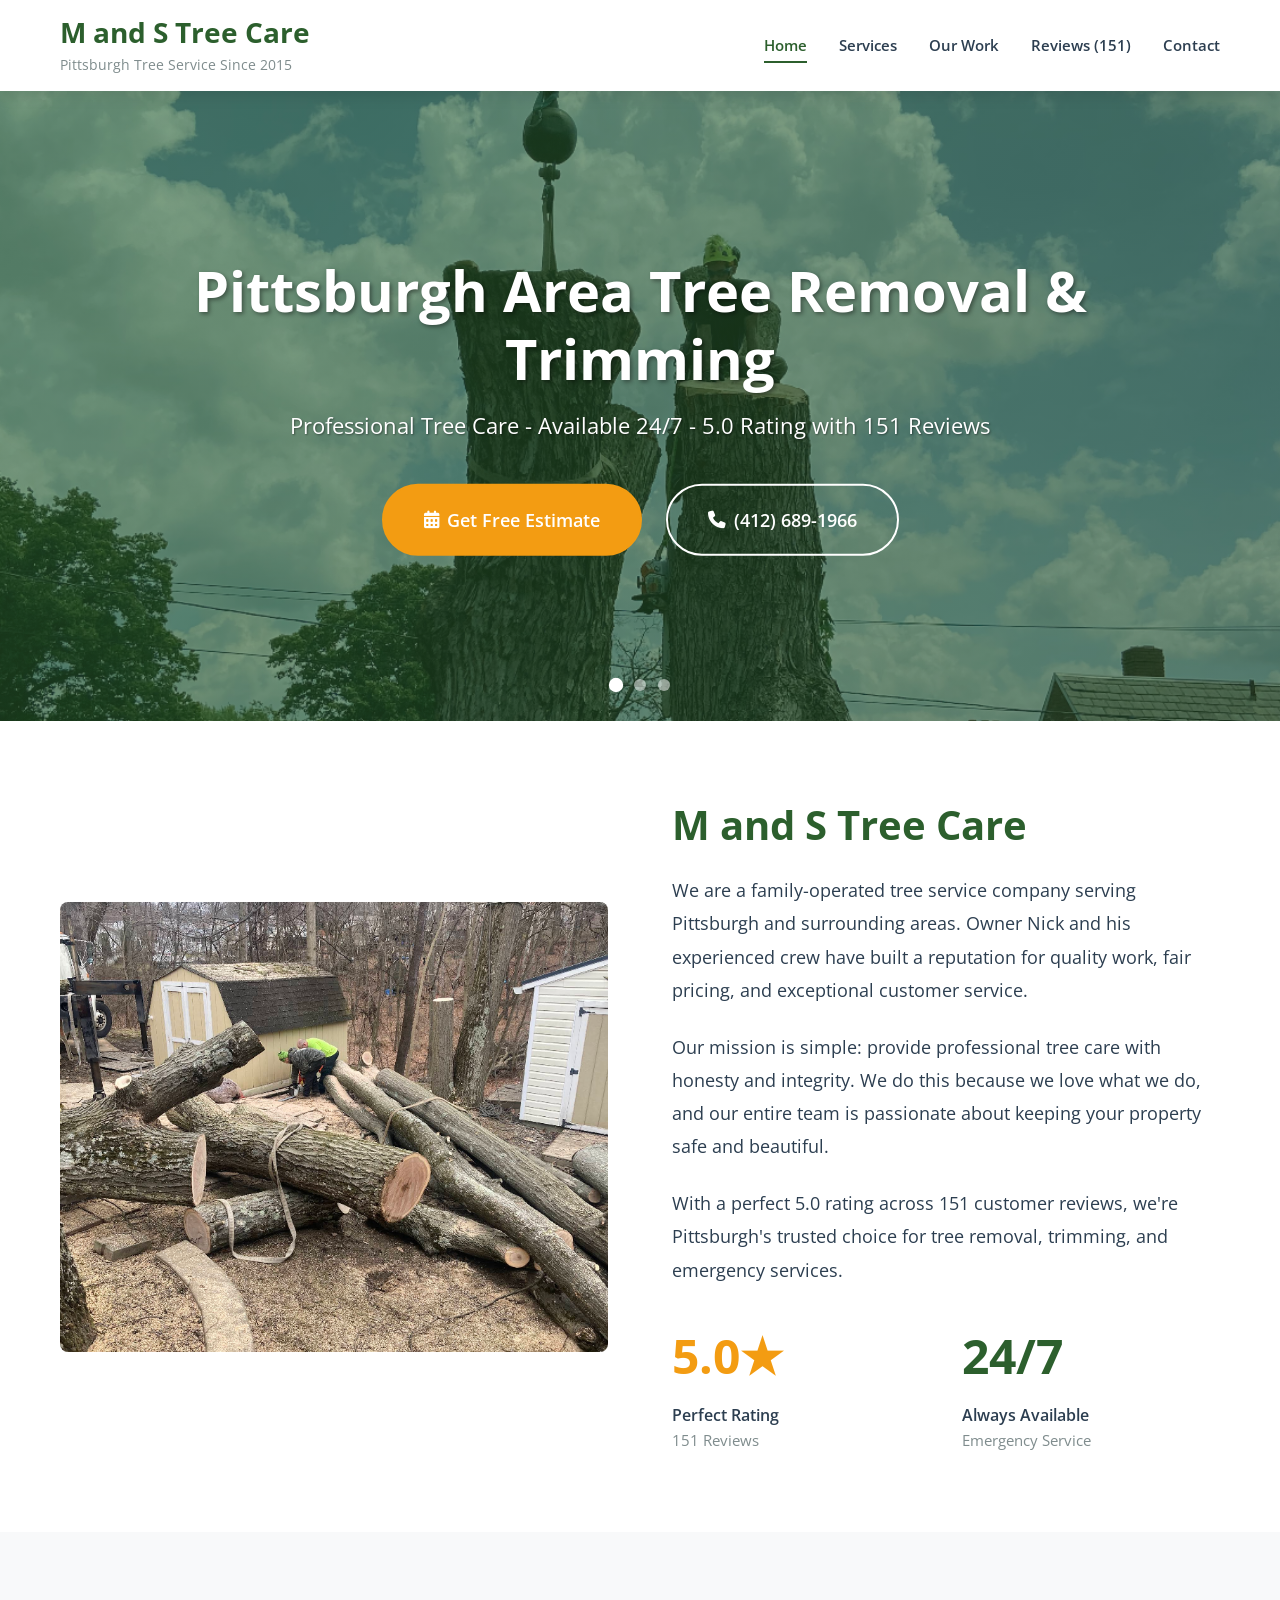
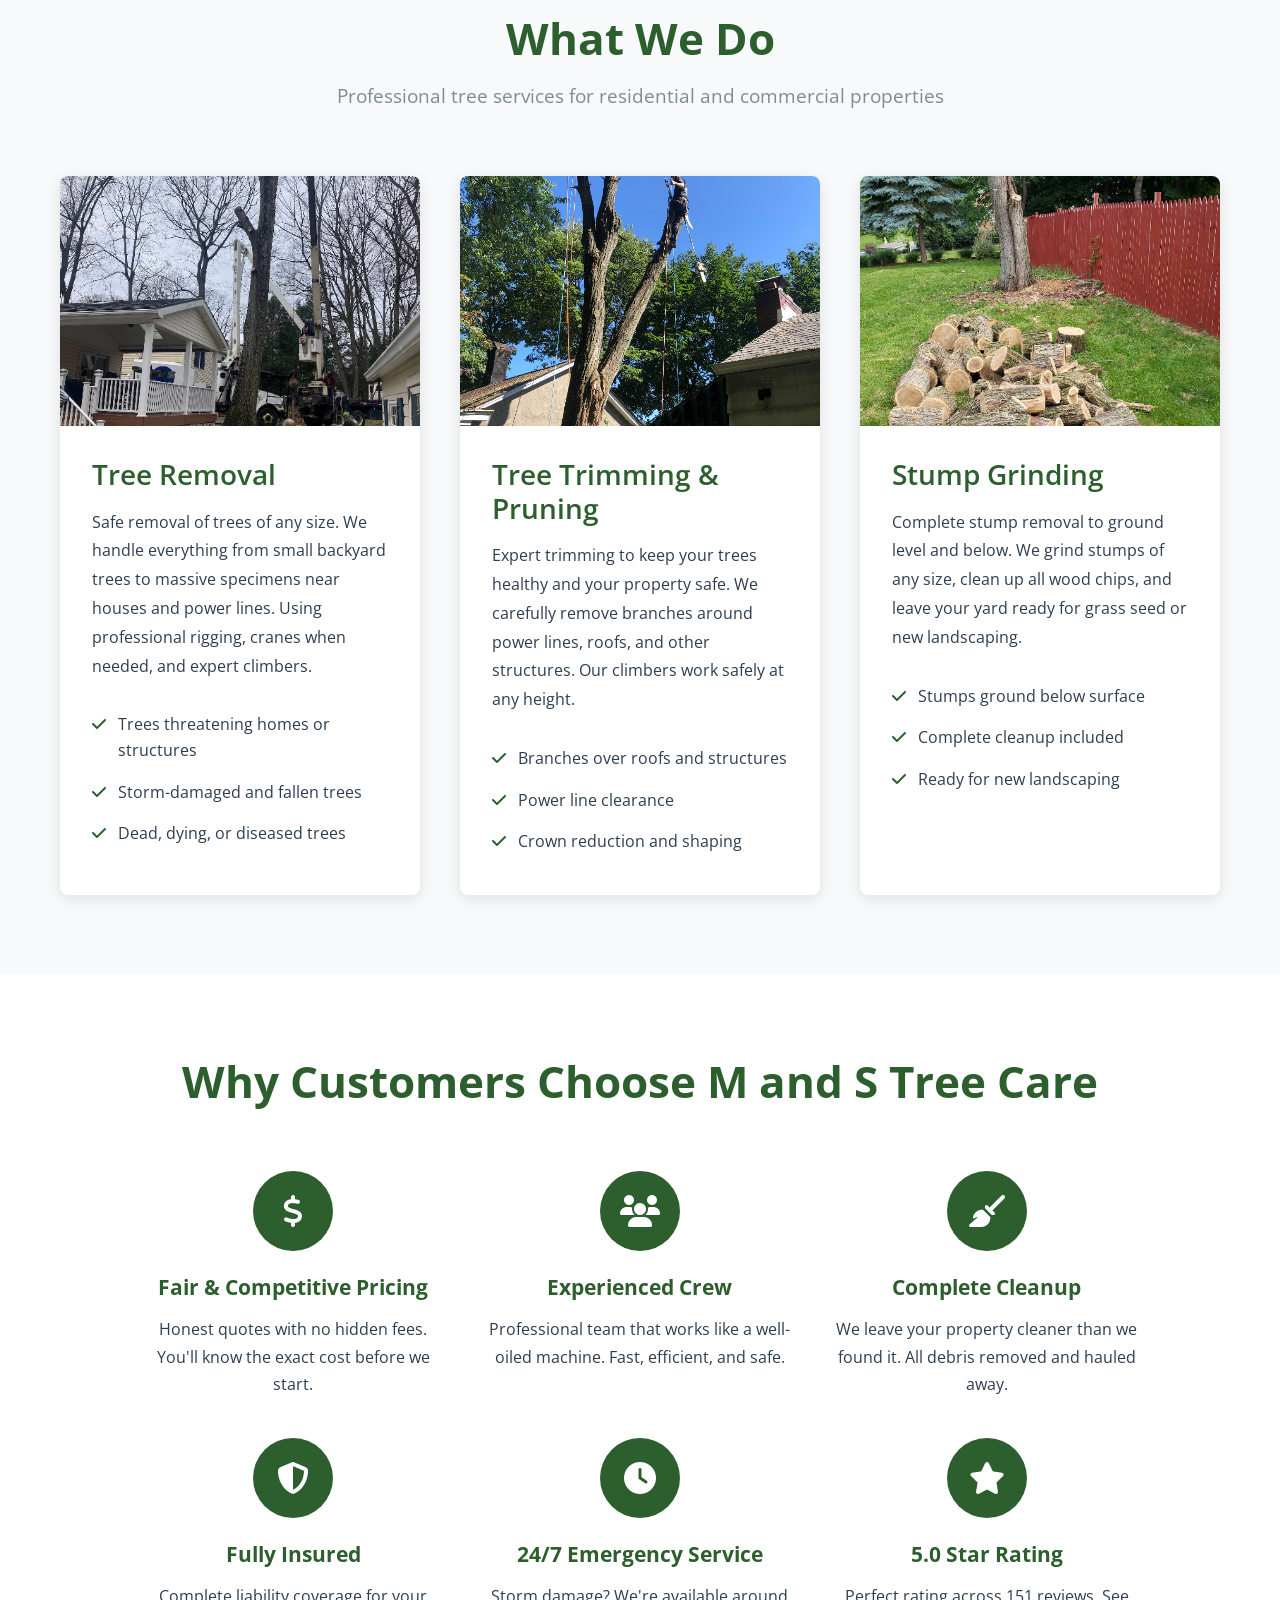
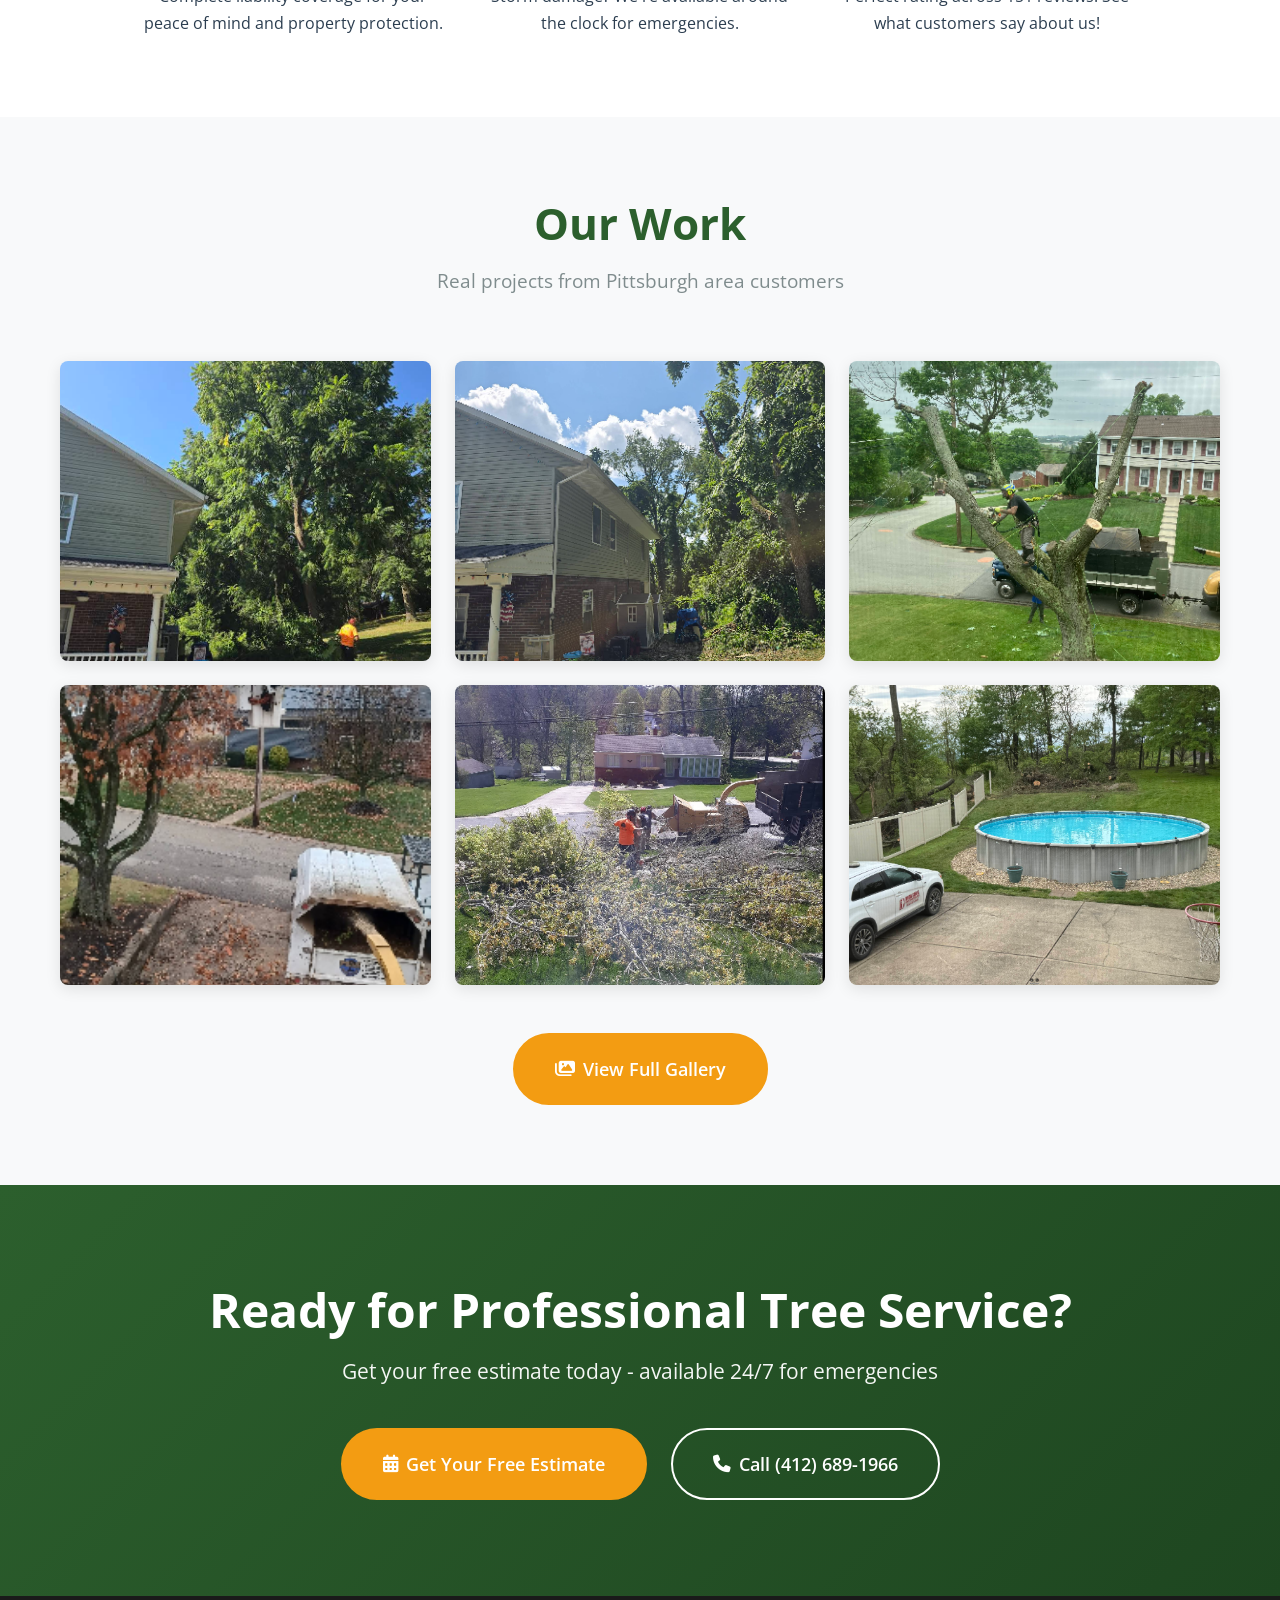
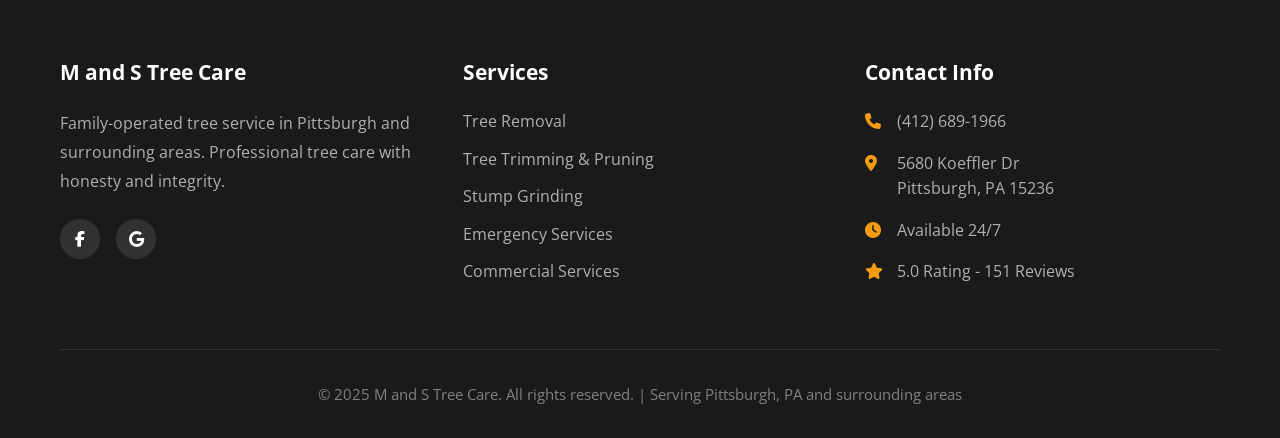
<file: index.html>
<!DOCTYPE html>
<html lang="en">
<head>
    <meta charset="UTF-8">
    <meta name="viewport" content="width=device-width, initial-scale=1.0">
    <meta name="description" content="M and S Tree Care - Professional tree removal, trimming, and stump grinding in Pittsburgh, PA. Family-operated with 5.0 rating. Available 24/7. Call (412) 689-1966.">
    <title>M and S Tree Care | Pittsburgh Tree Removal & Trimming | 5.0 Rating</title>
    <link rel="preconnect" href="https://fonts.googleapis.com">
    <link rel="preconnect" href="https://fonts.gstatic.com" crossorigin>
    <link href="https://fonts.googleapis.com/css2?family=Open+Sans:wght@300;400;600;700&display=swap" rel="stylesheet">
    <link rel="stylesheet" href="https://cdnjs.cloudflare.com/ajax/libs/font-awesome/6.4.0/css/all.min.css">
    <link rel="stylesheet" href="styles.css">
</head>
<body>
    <!-- Header -->
    <header class="site-header">
        <div class="container">
            <div class="header-content">
                <div class="logo">
                    <h1><a href="index.html">M and S Tree Care</a></h1>
                    <p class="tagline">Pittsburgh Tree Service Since 2015</p>
                </div>
                <button class="menu-toggle" onclick="toggleMenu()" aria-label="Toggle menu">
                    <span></span>
                    <span></span>
                    <span></span>
                </button>
                <nav class="main-nav">
                    <ul id="nav-menu">
                        <li><a href="index.html" class="active">Home</a></li>
                        <li><a href="services.html">Services</a></li>
                        <li><a href="gallery.html">Our Work</a></li>
                        <li><a href="testimonials.html">Reviews (151)</a></li>
                        <li><a href="contact.html">Contact</a></li>
                    </ul>
                </nav>
            </div>
        </div>
    </header>

    <!-- Hero Section with Slideshow -->
    <section class="hero-slideshow">
        <div class="slideshow-container">
            <div class="slide fade">
                <img src="images/man-top-of-tree.jpg" alt="Professional tree removal">
                <div class="hero-overlay"></div>
            </div>
            <div class="slide fade">
                <img src="images/two-men-in-tree.jpg" alt="Tree trimming experts">
                <div class="hero-overlay"></div>
            </div>
            <div class="slide fade">
                <img src="images/equipment.jpg" alt="Professional equipment">
                <div class="hero-overlay"></div>
            </div>
        </div>
        
        <div class="hero-content">
            <div class="container">
                <h1 class="hero-title">Pittsburgh Area Tree Removal & Trimming</h1>
                <p class="hero-subtitle">Professional Tree Care - Available 24/7 - 5.0 Rating with 151 Reviews</p>
                <div class="hero-buttons">
                    <a href="contact.html" class="btn btn-primary btn-large">
                        <i class="fas fa-calendar-alt"></i>
                        Get Free Estimate
                    </a>
                    <a href="tel:+14126891966" class="btn btn-secondary btn-large">
                        <i class="fas fa-phone"></i>
                        (412) 689-1966
                    </a>
                </div>
            </div>
        </div>
        
        <!-- Slideshow dots -->
        <div class="slideshow-dots">
            <span class="dot" onclick="currentSlide(1)"></span>
            <span class="dot" onclick="currentSlide(2)"></span>
            <span class="dot" onclick="currentSlide(3)"></span>
        </div>
    </section>

    <!-- About Section -->
    <section style="padding: 5rem 0; background: white;">
        <div class="container">
            <div style="display: grid; grid-template-columns: 1fr 1fr; gap: 4rem; align-items: center;">
                <div class="slideshow-photos">
                    <div class="about-slide">
                        <img src="images/large-tree-trunks-ground.jpg" alt="Large tree removal" style="width: 100%; height: 450px; object-fit: cover; border-radius: 8px;">
                    </div>
                    <div class="about-slide">
                        <img src="images/man-in-tree-with-crane.jpg" alt="Professional equipment" style="width: 100%; height: 450px; object-fit: cover; border-radius: 8px;">
                    </div>
                    <div class="about-slide">
                        <img src="images/tree-removed-logs.jpg" alt="Tree removal complete" style="width: 100%; height: 450px; object-fit: cover; border-radius: 8px;">
                    </div>
                </div>
                
                <div>
                    <h2 style="font-size: 2.5rem; color: var(--primary-color); margin-bottom: 1.5rem; font-weight: 700;">M and S Tree Care</h2>
                    <p style="font-size: 1.15rem; line-height: 1.8; margin-bottom: 1.5rem; color: var(--text-dark);">
                        We are a family-operated tree service company serving Pittsburgh and surrounding areas. Owner Nick and his experienced crew have built a reputation for quality work, fair pricing, and exceptional customer service.
                    </p>
                    <p style="font-size: 1.15rem; line-height: 1.8; margin-bottom: 1.5rem; color: var(--text-dark);">
                        Our mission is simple: provide professional tree care with honesty and integrity. We do this because we love what we do, and our entire team is passionate about keeping your property safe and beautiful.
                    </p>
                    <p style="font-size: 1.15rem; line-height: 1.8; margin-bottom: 2rem; color: var(--text-dark);">
                        With a perfect 5.0 rating across 151 customer reviews, we're Pittsburgh's trusted choice for tree removal, trimming, and emergency services.
                    </p>
                    
                    <div style="display: grid; grid-template-columns: 1fr 1fr; gap: 2rem; margin-top: 2rem;">
                        <div>
                            <div style="font-size: 3rem; font-weight: 700; color: var(--secondary-color); margin-bottom: 0.5rem;">5.0★</div>
                            <div style="font-weight: 600; color: var(--text-dark);">Perfect Rating</div>
                            <div style="color: var(--text-light); font-size: 0.95rem;">151 Reviews</div>
                        </div>
                        <div>
                            <div style="font-size: 3rem; font-weight: 700; color: var(--primary-color); margin-bottom: 0.5rem;">24/7</div>
                            <div style="font-weight: 600; color: var(--text-dark);">Always Available</div>
                            <div style="color: var(--text-light); font-size: 0.95rem;">Emergency Service</div>
                        </div>
                    </div>
                </div>
            </div>
        </div>
    </section>

    <!-- Services Section -->
    <section style="padding: 5rem 0; background: var(--background-light);">
        <div class="container">
            <div class="section-header">
                <h2>What We Do</h2>
                <p class="section-subtitle">Professional tree services for residential and commercial properties</p>
            </div>
            
            <div style="display: grid; grid-template-columns: repeat(auto-fit, minmax(350px, 1fr)); gap: 2.5rem;">
                <!-- Service 1 -->
                <div class="service-box">
                    <img src="images/half-tree-front-house.jpg" alt="Tree removal" style="width: 100%; height: 250px; object-fit: cover;">
                    <div style="padding: 2rem;">
                        <h3 style="font-size: 1.75rem; color: var(--primary-color); margin-bottom: 1rem; font-weight: 600;">Tree Removal</h3>
                        <p style="line-height: 1.8; margin-bottom: 1.5rem; color: var(--text-dark);">
                            Safe removal of trees of any size. We handle everything from small backyard trees to massive specimens near houses and power lines. Using professional rigging, cranes when needed, and expert climbers.
                        </p>
                        <ul style="list-style: none; padding: 0;">
                            <li style="padding: 0.5rem 0; display: flex; align-items: start; gap: 0.75rem;">
                                <i class="fas fa-check" style="color: var(--primary-color); margin-top: 0.25rem;"></i>
                                <span>Trees threatening homes or structures</span>
                            </li>
                            <li style="padding: 0.5rem 0; display: flex; align-items: start; gap: 0.75rem;">
                                <i class="fas fa-check" style="color: var(--primary-color); margin-top: 0.25rem;"></i>
                                <span>Storm-damaged and fallen trees</span>
                            </li>
                            <li style="padding: 0.5rem 0; display: flex; align-items: start; gap: 0.75rem;">
                                <i class="fas fa-check" style="color: var(--primary-color); margin-top: 0.25rem;"></i>
                                <span>Dead, dying, or diseased trees</span>
                            </li>
                        </ul>
                    </div>
                </div>

                <!-- Service 2 -->
                <div class="service-box">
                    <img src="images/man-in-tree-thumbs-up.jpg" alt="Tree trimming" style="width: 100%; height: 250px; object-fit: cover;">
                    <div style="padding: 2rem;">
                        <h3 style="font-size: 1.75rem; color: var(--primary-color); margin-bottom: 1rem; font-weight: 600;">Tree Trimming & Pruning</h3>
                        <p style="line-height: 1.8; margin-bottom: 1.5rem; color: var(--text-dark);">
                            Expert trimming to keep your trees healthy and your property safe. We carefully remove branches around power lines, roofs, and other structures. Our climbers work safely at any height.
                        </p>
                        <ul style="list-style: none; padding: 0;">
                            <li style="padding: 0.5rem 0; display: flex; align-items: start; gap: 0.75rem;">
                                <i class="fas fa-check" style="color: var(--primary-color); margin-top: 0.25rem;"></i>
                                <span>Branches over roofs and structures</span>
                            </li>
                            <li style="padding: 0.5rem 0; display: flex; align-items: start; gap: 0.75rem;">
                                <i class="fas fa-check" style="color: var(--primary-color); margin-top: 0.25rem;"></i>
                                <span>Power line clearance</span>
                            </li>
                            <li style="padding: 0.5rem 0; display: flex; align-items: start; gap: 0.75rem;">
                                <i class="fas fa-check" style="color: var(--primary-color); margin-top: 0.25rem;"></i>
                                <span>Crown reduction and shaping</span>
                            </li>
                        </ul>
                    </div>
                </div>

                <!-- Service 3 -->
                <div class="service-box">
                    <img src="images/smaller-logs-ground.jpg" alt="Stump grinding" style="width: 100%; height: 250px; object-fit: cover;">
                    <div style="padding: 2rem;">
                        <h3 style="font-size: 1.75rem; color: var(--primary-color); margin-bottom: 1rem; font-weight: 600;">Stump Grinding</h3>
                        <p style="line-height: 1.8; margin-bottom: 1.5rem; color: var(--text-dark);">
                            Complete stump removal to ground level and below. We grind stumps of any size, clean up all wood chips, and leave your yard ready for grass seed or new landscaping.
                        </p>
                        <ul style="list-style: none; padding: 0;">
                            <li style="padding: 0.5rem 0; display: flex; align-items: start; gap: 0.75rem;">
                                <i class="fas fa-check" style="color: var(--primary-color); margin-top: 0.25rem;"></i>
                                <span>Stumps ground below surface</span>
                            </li>
                            <li style="padding: 0.5rem 0; display: flex; align-items: start; gap: 0.75rem;">
                                <i class="fas fa-check" style="color: var(--primary-color); margin-top: 0.25rem;"></i>
                                <span>Complete cleanup included</span>
                            </li>
                            <li style="padding: 0.5rem 0; display: flex; align-items: start; gap: 0.75rem;">
                                <i class="fas fa-check" style="color: var(--primary-color); margin-top: 0.25rem;"></i>
                                <span>Ready for new landscaping</span>
                            </li>
                        </ul>
                    </div>
                </div>
            </div>
        </div>
    </section>

    <!-- Why Choose Us -->
    <section style="padding: 5rem 0; background: white;">
        <div class="container">
            <div class="section-header">
                <h2>Why Customers Choose M and S Tree Care</h2>
            </div>
            
            <div style="display: grid; grid-template-columns: repeat(auto-fit, minmax(280px, 1fr)); gap: 2.5rem; max-width: 1000px; margin: 0 auto;">
                <div style="text-align: center;">
                    <div style="width: 80px; height: 80px; margin: 0 auto 1.5rem; background: var(--primary-color); border-radius: 50%; display: flex; align-items: center; justify-content: center;">
                        <i class="fas fa-dollar-sign" style="font-size: 2rem; color: white;"></i>
                    </div>
                    <h3 style="font-size: 1.3rem; margin-bottom: 1rem; color: var(--primary-color);">Fair & Competitive Pricing</h3>
                    <p style="line-height: 1.7; color: var(--text-dark);">Honest quotes with no hidden fees. You'll know the exact cost before we start.</p>
                </div>

                <div style="text-align: center;">
                    <div style="width: 80px; height: 80px; margin: 0 auto 1.5rem; background: var(--primary-color); border-radius: 50%; display: flex; align-items: center; justify-content: center;">
                        <i class="fas fa-users" style="font-size: 2rem; color: white;"></i>
                    </div>
                    <h3 style="font-size: 1.3rem; margin-bottom: 1rem; color: var(--primary-color);">Experienced Crew</h3>
                    <p style="line-height: 1.7; color: var(--text-dark);">Professional team that works like a well-oiled machine. Fast, efficient, and safe.</p>
                </div>

                <div style="text-align: center;">
                    <div style="width: 80px; height: 80px; margin: 0 auto 1.5rem; background: var(--primary-color); border-radius: 50%; display: flex; align-items: center; justify-content: center;">
                        <i class="fas fa-broom" style="font-size: 2rem; color: white;"></i>
                    </div>
                    <h3 style="font-size: 1.3rem; margin-bottom: 1rem; color: var(--primary-color);">Complete Cleanup</h3>
                    <p style="line-height: 1.7; color: var(--text-dark);">We leave your property cleaner than we found it. All debris removed and hauled away.</p>
                </div>

                <div style="text-align: center;">
                    <div style="width: 80px; height: 80px; margin: 0 auto 1.5rem; background: var(--primary-color); border-radius: 50%; display: flex; align-items: center; justify-content: center;">
                        <i class="fas fa-shield-alt" style="font-size: 2rem; color: white;"></i>
                    </div>
                    <h3 style="font-size: 1.3rem; margin-bottom: 1rem; color: var(--primary-color);">Fully Insured</h3>
                    <p style="line-height: 1.7; color: var(--text-dark);">Complete liability coverage for your peace of mind and property protection.</p>
                </div>

                <div style="text-align: center;">
                    <div style="width: 80px; height: 80px; margin: 0 auto 1.5rem; background: var(--primary-color); border-radius: 50%; display: flex; align-items: center; justify-content: center;">
                        <i class="fas fa-clock" style="font-size: 2rem; color: white;"></i>
                    </div>
                    <h3 style="font-size: 1.3rem; margin-bottom: 1rem; color: var(--primary-color);">24/7 Emergency Service</h3>
                    <p style="line-height: 1.7; color: var(--text-dark);">Storm damage? We're available around the clock for emergencies.</p>
                </div>

                <div style="text-align: center;">
                    <div style="width: 80px; height: 80px; margin: 0 auto 1.5rem; background: var(--primary-color); border-radius: 50%; display: flex; align-items: center; justify-content: center;">
                        <i class="fas fa-star" style="font-size: 2rem; color: white;"></i>
                    </div>
                    <h3 style="font-size: 1.3rem; margin-bottom: 1rem; color: var(--primary-color);">5.0 Star Rating</h3>
                    <p style="line-height: 1.7; color: var(--text-dark);">Perfect rating across 151 reviews. See what customers say about us!</p>
                </div>
            </div>
        </div>
    </section>

    <!-- Our Work Gallery Preview -->
    <section style="padding: 5rem 0; background: var(--background-light);">
        <div class="container">
            <div class="section-header">
                <h2>Our Work</h2>
                <p class="section-subtitle">Real projects from Pittsburgh area customers</p>
            </div>
            
            <div style="display: grid; grid-template-columns: repeat(auto-fit, minmax(300px, 1fr)); gap: 1.5rem; margin-bottom: 3rem;">
                <div style="position: relative; overflow: hidden; border-radius: 8px; box-shadow: 0 4px 15px rgba(0,0,0,0.1);">
                    <img src="images/landscape-before-tree.jpg" alt="Before tree removal" style="width: 100%; height: 300px; object-fit: cover; display: block;">
                </div>
                <div style="position: relative; overflow: hidden; border-radius: 8px; box-shadow: 0 4px 15px rgba(0,0,0,0.1);">
                    <img src="images/landscape-after-tree.jpg" alt="After tree removal" style="width: 100%; height: 300px; object-fit: cover; display: block;">
                </div>
                <div style="position: relative; overflow: hidden; border-radius: 8px; box-shadow: 0 4px 15px rgba(0,0,0,0.1);">
                    <img src="images/man-chainsaw-tree-equipment.jpg" alt="Professional tree work" style="width: 100%; height: 300px; object-fit: cover; display: block;">
                </div>
                <div style="position: relative; overflow: hidden; border-radius: 8px; box-shadow: 0 4px 15px rgba(0,0,0,0.1);">
                    <img src="images/machinery-on-driveway.jpg" alt="Professional equipment" style="width: 100%; height: 300px; object-fit: cover; display: block;">
                </div>
                <div style="position: relative; overflow: hidden; border-radius: 8px; box-shadow: 0 4px 15px rgba(0,0,0,0.1);">
                    <img src="images/branches-front-lawn-chipper.jpg" alt="Tree service in progress" style="width: 100%; height: 300px; object-fit: cover; display: block;">
                </div>
                <div style="position: relative; overflow: hidden; border-radius: 8px; box-shadow: 0 4px 15px rgba(0,0,0,0.1);">
                    <img src="images/grass-clean-after.jpg" alt="Complete cleanup" style="width: 100%; height: 300px; object-fit: cover; display: block;">
                </div>
            </div>
            
            <div style="text-align: center;">
                <a href="gallery.html" class="btn btn-primary btn-large">
                    <i class="fas fa-images"></i>
                    View Full Gallery
                </a>
            </div>
        </div>
    </section>

    <!-- CTA Section -->
    <section class="cta-section">
        <div class="container">
            <div class="cta-content">
                <h2>Ready for Professional Tree Service?</h2>
                <p>Get your free estimate today - available 24/7 for emergencies</p>
                <div class="cta-buttons">
                    <a href="contact.html" class="btn btn-primary btn-large">
                        <i class="fas fa-calendar-alt"></i>
                        Get Your Free Estimate
                    </a>
                    <a href="tel:+14126891966" class="btn btn-secondary btn-large">
                        <i class="fas fa-phone"></i>
                        Call (412) 689-1966
                    </a>
                </div>
            </div>
        </div>
    </section>

    <!-- Footer -->
    <footer class="site-footer">
        <div class="container">
            <div class="footer-content">
                <div class="footer-section">
                    <h3>M and S Tree Care</h3>
                    <p>Family-operated tree service in Pittsburgh and surrounding areas. Professional tree care with honesty and integrity.</p>
                    <div class="footer-social">
                        <a href="#" aria-label="Facebook"><i class="fab fa-facebook-f"></i></a>
                        <a href="#" aria-label="Google"><i class="fab fa-google"></i></a>
                    </div>
                </div>
                
                <div class="footer-section">
                    <h3>Services</h3>
                    <ul>
                        <li><a href="services.html">Tree Removal</a></li>
                        <li><a href="services.html">Tree Trimming & Pruning</a></li>
                        <li><a href="services.html">Stump Grinding</a></li>
                        <li><a href="services.html">Emergency Services</a></li>
                        <li><a href="services.html">Commercial Services</a></li>
                    </ul>
                </div>
                
                <div class="footer-section">
                    <h3>Contact Info</h3>
                    <ul class="contact-info">
                        <li>
                            <i class="fas fa-phone"></i>
                            <a href="tel:+14126891966">(412) 689-1966</a>
                        </li>
                        <li>
                            <i class="fas fa-map-marker-alt"></i>
                            5680 Koeffler Dr<br>Pittsburgh, PA 15236
                        </li>
                        <li>
                            <i class="fas fa-clock"></i>
                            Available 24/7
                        </li>
                        <li>
                            <i class="fas fa-star"></i>
                            5.0 Rating - 151 Reviews
                        </li>
                    </ul>
                </div>
            </div>
            
            <div class="footer-bottom">
                <p>&copy; 2025 M and S Tree Care. All rights reserved. | Serving Pittsburgh, PA and surrounding areas</p>
            </div>
        </div>
    </footer>

    <script src="script.js"></script>
</body>
</html>
</file>
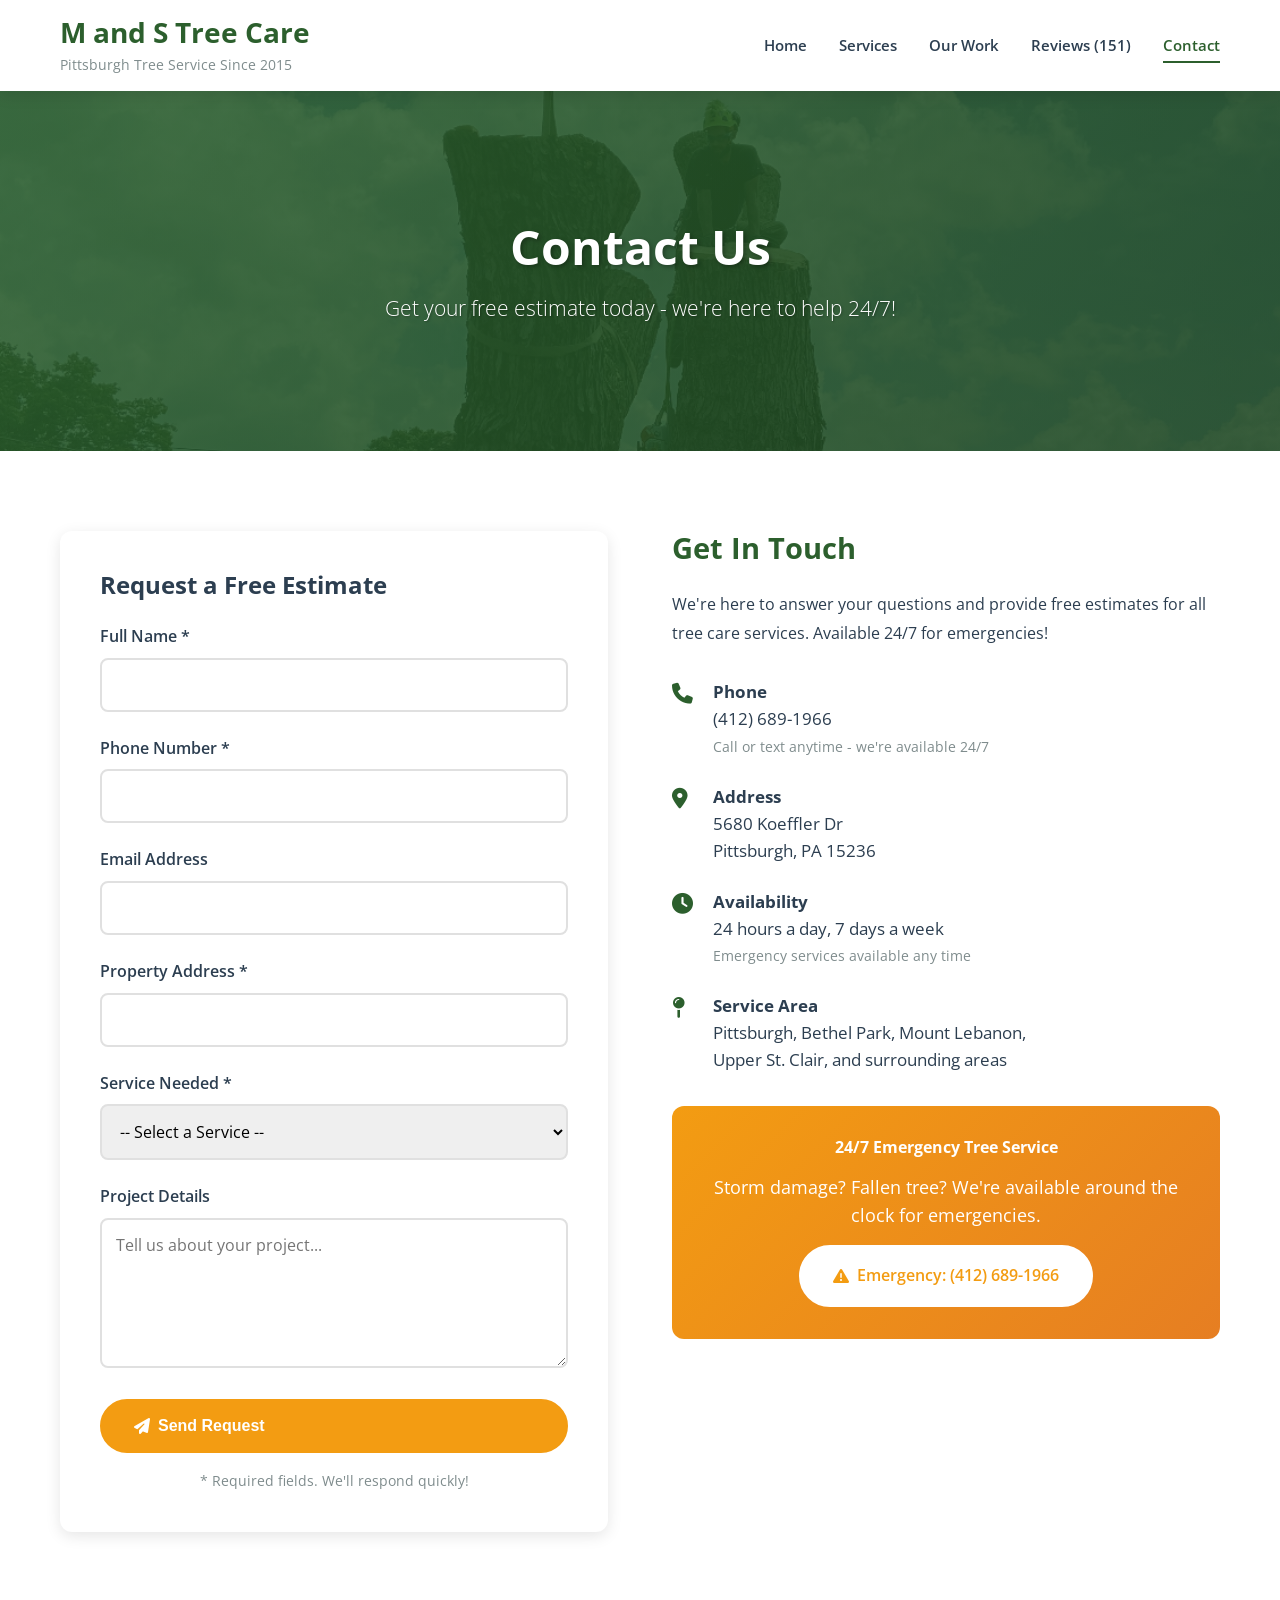
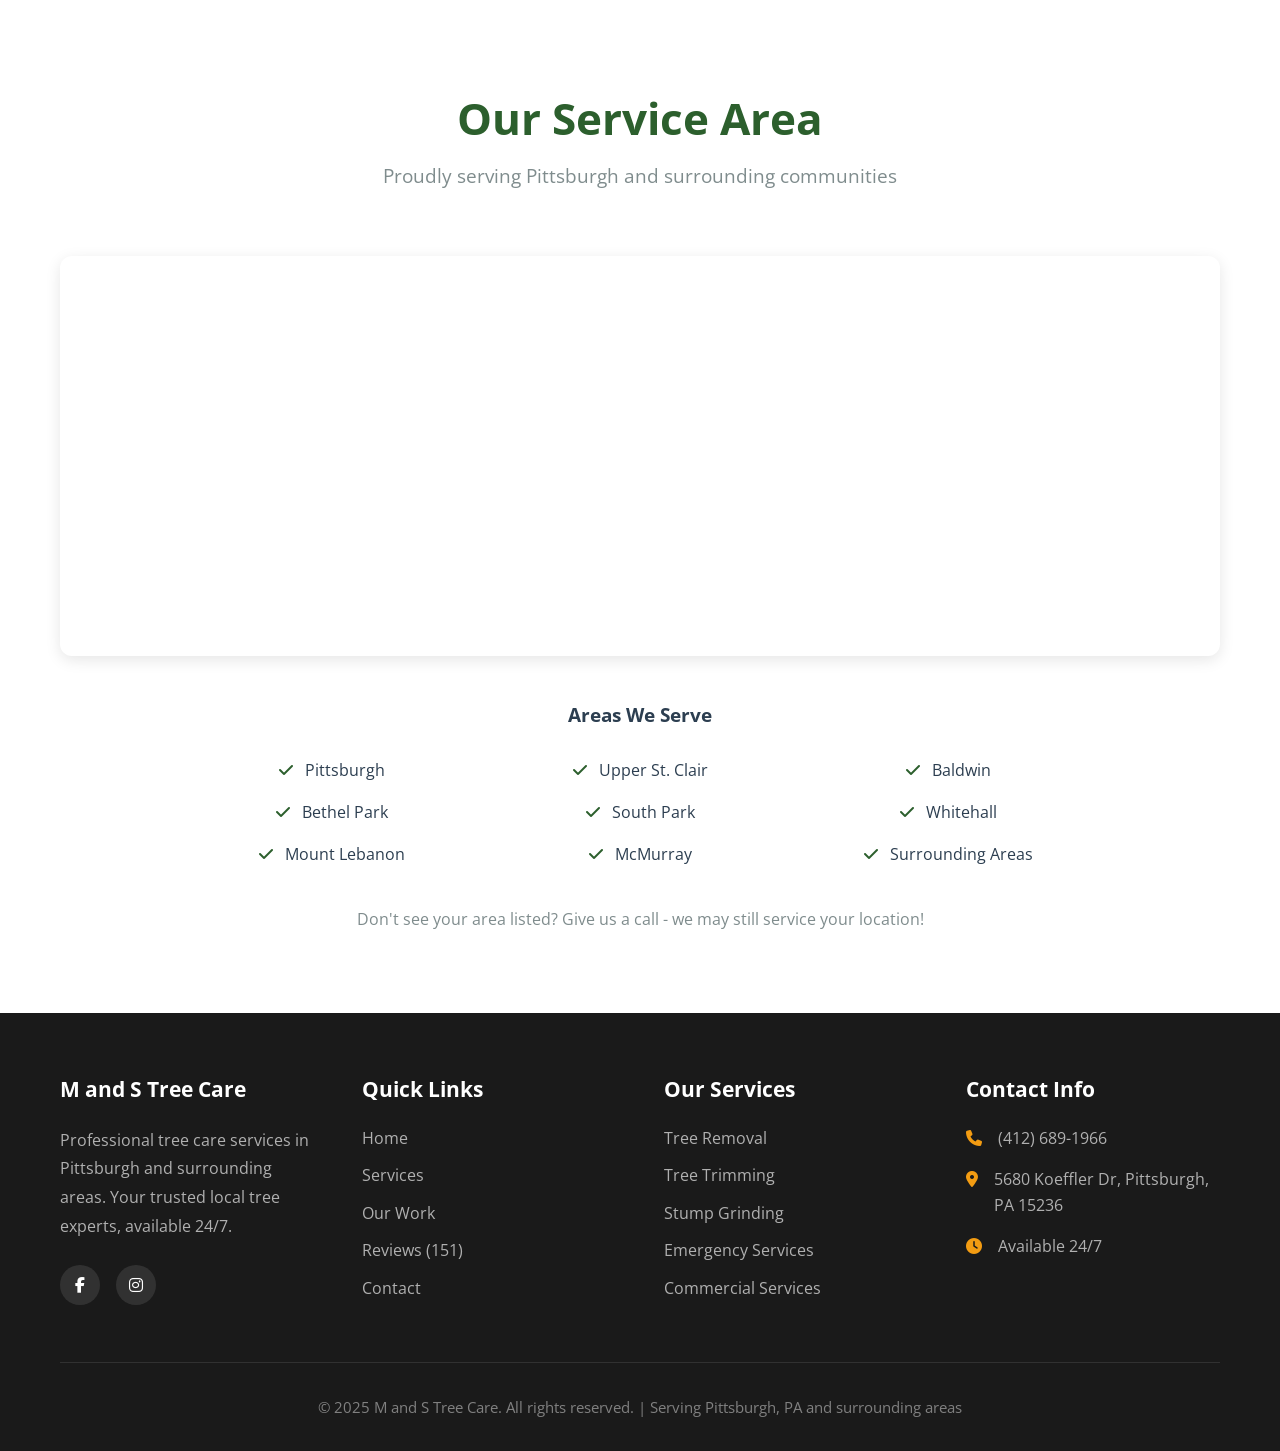
<file: contact.html>
<!DOCTYPE html>
<html lang="en">
<head>
    <meta charset="UTF-8">
    <meta name="viewport" content="width=device-width, initial-scale=1.0">
    <meta name="description" content="Contact M and S Tree Care in Pittsburgh, PA for free estimates. Call (412) 689-1966 or request a quote online. Professional tree care services available 24/7.">
    <title>Contact Us | M and S Tree Care | Free Estimates</title>
    <link rel="preconnect" href="https://fonts.googleapis.com">
    <link rel="preconnect" href="https://fonts.gstatic.com" crossorigin>
    <link href="https://fonts.googleapis.com/css2?family=Open Sans:wght@400;600;700&family=Roboto:wght@300;400;500;700&display=swap" rel="stylesheet">
    <link rel="stylesheet" href="https://cdnjs.cloudflare.com/ajax/libs/font-awesome/6.4.0/css/all.min.css">
    <link rel="stylesheet" href="styles.css">
</head>
<body>
    <!-- Header -->
    <header class="site-header">
        <div class="container">
            <div class="header-content">
                <div class="logo">
                    <h1><a href="index.html">M and S Tree Care</a></h1>
                    <p class="tagline">Pittsburgh Tree Service Since 2015</p>
                </div>
                <button class="menu-toggle" onclick="toggleMenu()" aria-label="Toggle menu">
                    <span></span>
                    <span></span>
                    <span></span>
                </button>
                <nav class="main-nav">
                    <ul id="nav-menu">
                        <li><a href="index.html">Home</a></li>
                        <li><a href="services.html">Services</a></li>
                        <li><a href="gallery.html">Our Work</a></li>
                        <li><a href="testimonials.html">Reviews (151)</a></li>
                        <li><a href="contact.html" class="active">Contact</a></li>
                    </ul>
                </nav>
            </div>
        </div>
    </header>

    <!-- Page Hero -->
    <section class="page-hero">
        <div class="hero-overlay"></div>
        <div class="hero-content">
            <div class="container">
                <h1 class="page-title">Contact Us</h1>
                <p class="page-subtitle">Get your free estimate today - we're here to help 24/7!</p>
            </div>
        </div>
    </section>

    <!-- Contact Section -->
    <section style="padding: 5rem 0;">
        <div class="container">
            <div class="contact-section">
                <!-- Contact Form -->
                <div class="contact-form">
                    <h2 style="margin-bottom: 1.5rem;">Request a Free Estimate</h2>
                    
                    <!-- IMPORTANT: Replace YOUR_FORM_ID with your actual Formspree ID -->
                    <!-- Get your free form at: https://formspree.io -->
                    <form id="contact-form" action="https://formspree.io/f/YOUR_FORM_ID" method="POST">
                        <div class="form-group">
                            <label for="name">Full Name *</label>
                            <input type="text" id="name" name="name" required>
                        </div>

                        <div class="form-group">
                            <label for="phone">Phone Number *</label>
                            <input type="tel" id="phone" name="phone" required>
                        </div>

                        <div class="form-group">
                            <label for="email">Email Address</label>
                            <input type="email" id="email" name="_replyto">
                        </div>

                        <div class="form-group">
                            <label for="address">Property Address *</label>
                            <input type="text" id="address" name="address" required>
                        </div>

                        <div class="form-group">
                            <label for="service">Service Needed *</label>
                            <select id="service" name="service" required>
                                <option value="">-- Select a Service --</option>
                                <option value="tree-removal">Tree Removal</option>
                                <option value="tree-trimming">Tree Trimming</option>
                                <option value="stump-grinding">Stump Grinding</option>
                                <option value="emergency">Emergency Service</option>
                                <option value="commercial">Commercial Services</option>
                                <option value="other">Other / Multiple Services</option>
                            </select>
                        </div>

                        <div class="form-group">
                            <label for="message">Project Details</label>
                            <textarea id="message" name="message" placeholder="Tell us about your project..."></textarea>
                        </div>

                        <input type="hidden" name="_subject" value="New Estimate Request from Website">
                        <input type="hidden" name="_next" value="thank-you.html">

                        <button type="submit" id="submit-btn" class="btn btn-primary" style="width: 100%;">
                            <i class="fas fa-paper-plane"></i>
                            <span id="btn-text">Send Request</span>
                        </button>

                        <div id="form-status" style="margin-top: 1rem; text-align: center; display: none;"></div>

                        <p style="font-size: 0.9rem; color: var(--text-light); margin-top: 1rem; text-align: center;">
                            * Required fields. We'll respond quickly!<br>
                        </p>
                    </form>
                </div>

                <!-- Contact Info -->
                <div class="contact-info-section">
                    <h3>Get In Touch</h3>
                    <p style="margin-bottom: 2rem; line-height: 1.8;">We're here to answer your questions and provide free estimates for all tree care services. Available 24/7 for emergencies!</p>

                    <ul class="contact-info-list">
                        <li>
                            <i class="fas fa-phone"></i>
                            <div>
                                <strong>Phone</strong><br>
                                <a href="tel:+14126891966">(412) 689-1966</a><br>
                                <span style="font-size: 0.9rem; color: var(--text-light);">Call or text anytime - we're available 24/7</span>
                            </div>
                        </li>

                        <li>
                            <i class="fas fa-map-marker-alt"></i>
                            <div>
                                <strong>Address</strong><br>
                                5680 Koeffler Dr<br>
                                Pittsburgh, PA 15236
                            </div>
                        </li>

                        <li>
                            <i class="fas fa-clock"></i>
                            <div>
                                <strong>Availability</strong><br>
                                24 hours a day, 7 days a week<br>
                                <span style="font-size: 0.9rem; color: var(--text-light);">Emergency services available any time</span>
                            </div>
                        </li>

                        <li>
                            <i class="fas fa-map-pin"></i>
                            <div>
                                <strong>Service Area</strong><br>
                                Pittsburgh, Bethel Park, Mount Lebanon,<br>
                                Upper St. Clair, and surrounding areas
                            </div>
                        </li>
                    </ul>

                    <div class="cta-box" style="margin-top: 2rem;">
                        <h4 style="color: white; margin-bottom: 1rem;">24/7 Emergency Tree Service</h4>
                        <p style="margin-bottom: 1rem;">Storm damage? Fallen tree? We're available around the clock for emergencies.</p>
                        <a href="tel:+14126891966" class="btn" style="background: white; color: var(--secondary-color); border-color: white;">
                            <i class="fas fa-exclamation-triangle"></i>
                            Emergency: (412) 689-1966
                        </a>
                    </div>
                </div>
            </div>
        </div>
    </section>

    <!-- Map Section -->
    <section class="section-alt" style="padding: 5rem 0;">
        <div class="container">
            <div class="section-header">
                <h2>Our Service Area</h2>
                <p class="section-subtitle">Proudly serving Pittsburgh and surrounding communities</p>
            </div>

            <div class="map-container">
                <!-- Google Maps embed for 5680 Koeffler Dr, Pittsburgh, PA 15236 -->
                <iframe 
                    src="https://www.google.com/maps/embed?pb=!1m18!1m12!1m3!1d3036.8!2d-79.97!3d40.35!2m3!1f0!2f0!3f0!3m2!1i1024!2i768!4f13.1!3m3!1m2!1s0x8834f3e4a5c7d1b9%3A0x6c8e3a0c8f5c1d6e!2s5680%20Koeffler%20Dr%2C%20Pittsburgh%2C%20PA%2015236!5e0!3m2!1sen!2sus!4v1234567890123!5m2!1sen!2sus"
                    allowfullscreen="" 
                    loading="lazy" 
                    referrerpolicy="no-referrer-when-downgrade">
                </iframe>
            </div>

            <div style="margin-top: 3rem; text-align: center;">
                <h3 style="margin-bottom: 1.5rem;">Areas We Serve</h3>
                <div style="display: grid; grid-template-columns: repeat(auto-fit, minmax(200px, 1fr)); gap: 1.5rem; max-width: 900px; margin: 0 auto;">
                    <div>
                        <ul style="list-style: none; text-align: center;">
                            <li style="padding: 0.5rem 0;"><i class="fas fa-check" style="color: var(--primary-color); margin-right: 0.5rem;"></i> Pittsburgh</li>
                            <li style="padding: 0.5rem 0;"><i class="fas fa-check" style="color: var(--primary-color); margin-right: 0.5rem;"></i> Bethel Park</li>
                            <li style="padding: 0.5rem 0;"><i class="fas fa-check" style="color: var(--primary-color); margin-right: 0.5rem;"></i> Mount Lebanon</li>
                        </ul>
                    </div>
                    <div>
                        <ul style="list-style: none; text-align: center;">
                            <li style="padding: 0.5rem 0;"><i class="fas fa-check" style="color: var(--primary-color); margin-right: 0.5rem;"></i> Upper St. Clair</li>
                            <li style="padding: 0.5rem 0;"><i class="fas fa-check" style="color: var(--primary-color); margin-right: 0.5rem;"></i> South Park</li>
                            <li style="padding: 0.5rem 0;"><i class="fas fa-check" style="color: var(--primary-color); margin-right: 0.5rem;"></i> McMurray</li>
                        </ul>
                    </div>
                    <div>
                        <ul style="list-style: none; text-align: center;">
                            <li style="padding: 0.5rem 0;"><i class="fas fa-check" style="color: var(--primary-color); margin-right: 0.5rem;"></i> Baldwin</li>
                            <li style="padding: 0.5rem 0;"><i class="fas fa-check" style="color: var(--primary-color); margin-right: 0.5rem;"></i> Whitehall</li>
                            <li style="padding: 0.5rem 0;"><i class="fas fa-check" style="color: var(--primary-color); margin-right: 0.5rem;"></i> Surrounding Areas</li>
                        </ul>
                    </div>
                </div>
                <p style="margin-top: 2rem; color: var(--text-light);">Don't see your area listed? Give us a call - we may still service your location!</p>
            </div>
        </div>
    </section>

    <!-- Footer -->
    <footer class="site-footer">
        <div class="container">
            <div class="footer-content">
                <div class="footer-section">
                    <h3>M and S Tree Care</h3>
                    <p>Professional tree care services in Pittsburgh and surrounding areas. Your trusted local tree experts, available 24/7.</p>
                    <div class="footer-social">
                        <a href="#" aria-label="Facebook"><i class="fab fa-facebook-f"></i></a>
                        <a href="#" aria-label="Instagram"><i class="fab fa-instagram"></i></a>
                    </div>
                </div>
                
                <div class="footer-section">
                    <h3>Quick Links</h3>
                    <ul>
                        <li><a href="index.html">Home</a></li>
                        <li><a href="services.html">Services</a></li>
                        <li><a href="gallery.html">Our Work</a></li>
                        <li><a href="testimonials.html">Reviews (151)</a></li>
                        <li><a href="contact.html">Contact</a></li>
                    </ul>
                </div>
                
                <div class="footer-section">
                    <h3>Our Services</h3>
                    <ul>
                        <li><a href="services.html#tree-removal">Tree Removal</a></li>
                        <li><a href="services.html#tree-trimming">Tree Trimming</a></li>
                        <li><a href="services.html#stump-grinding">Stump Grinding</a></li>
                        <li><a href="services.html#emergency">Emergency Services</a></li>
                        <li><a href="services.html#commercial">Commercial Services</a></li>
                    </ul>
                </div>
                
                <div class="footer-section">
                    <h3>Contact Info</h3>
                    <ul class="contact-info">
                        <li>
                            <i class="fas fa-phone"></i>
                            <a href="tel:+14126891966">(412) 689-1966</a>
                        </li>
                        <li>
                            <i class="fas fa-map-marker-alt"></i>
                            5680 Koeffler Dr, Pittsburgh, PA 15236
                        </li>
                        <li>
                            <i class="fas fa-clock"></i>
                            Available 24/7
                        </li>
                    </ul>
                </div>
            </div>
            
            <div class="footer-bottom">
                <p>&copy; 2025 M and S Tree Care. All rights reserved. | Serving Pittsburgh, PA and surrounding areas</p>
            </div>
        </div>
    </footer>

    <script src="script.js"></script>
</body>
</html>
</file>
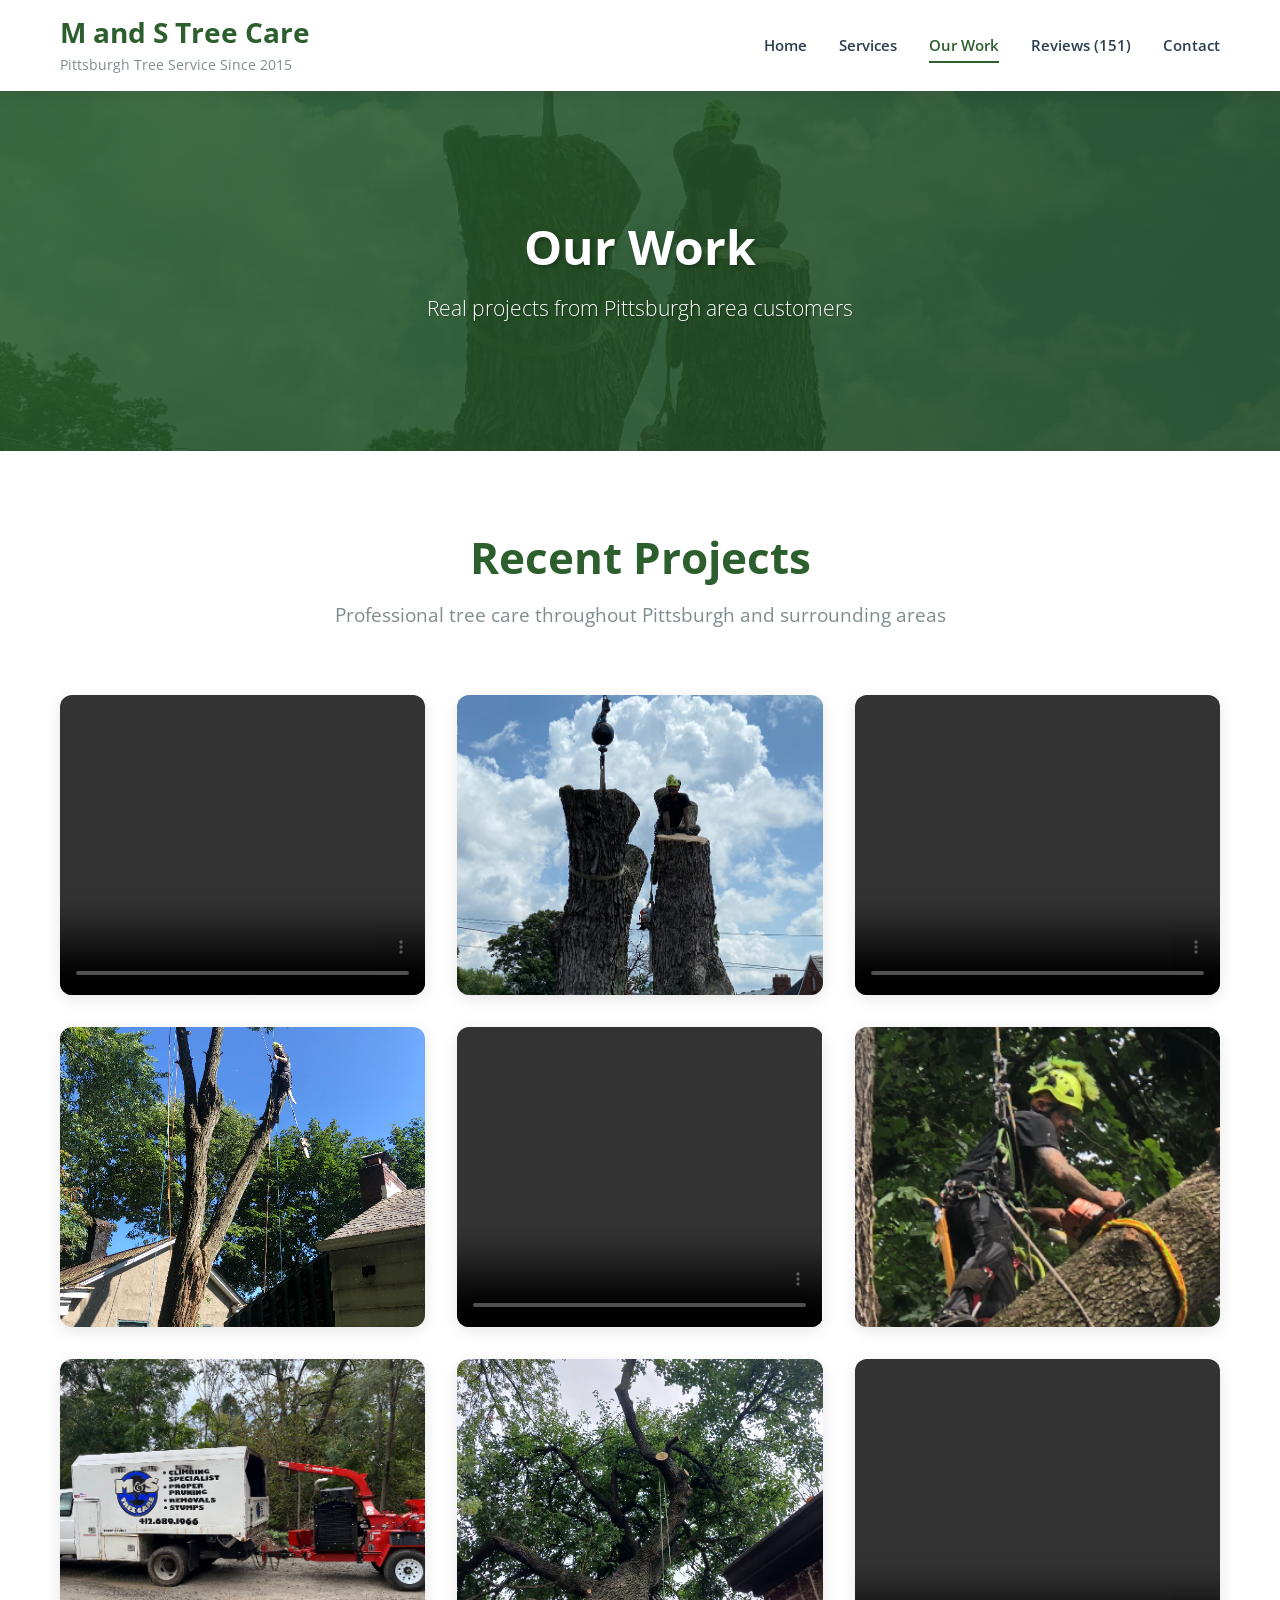
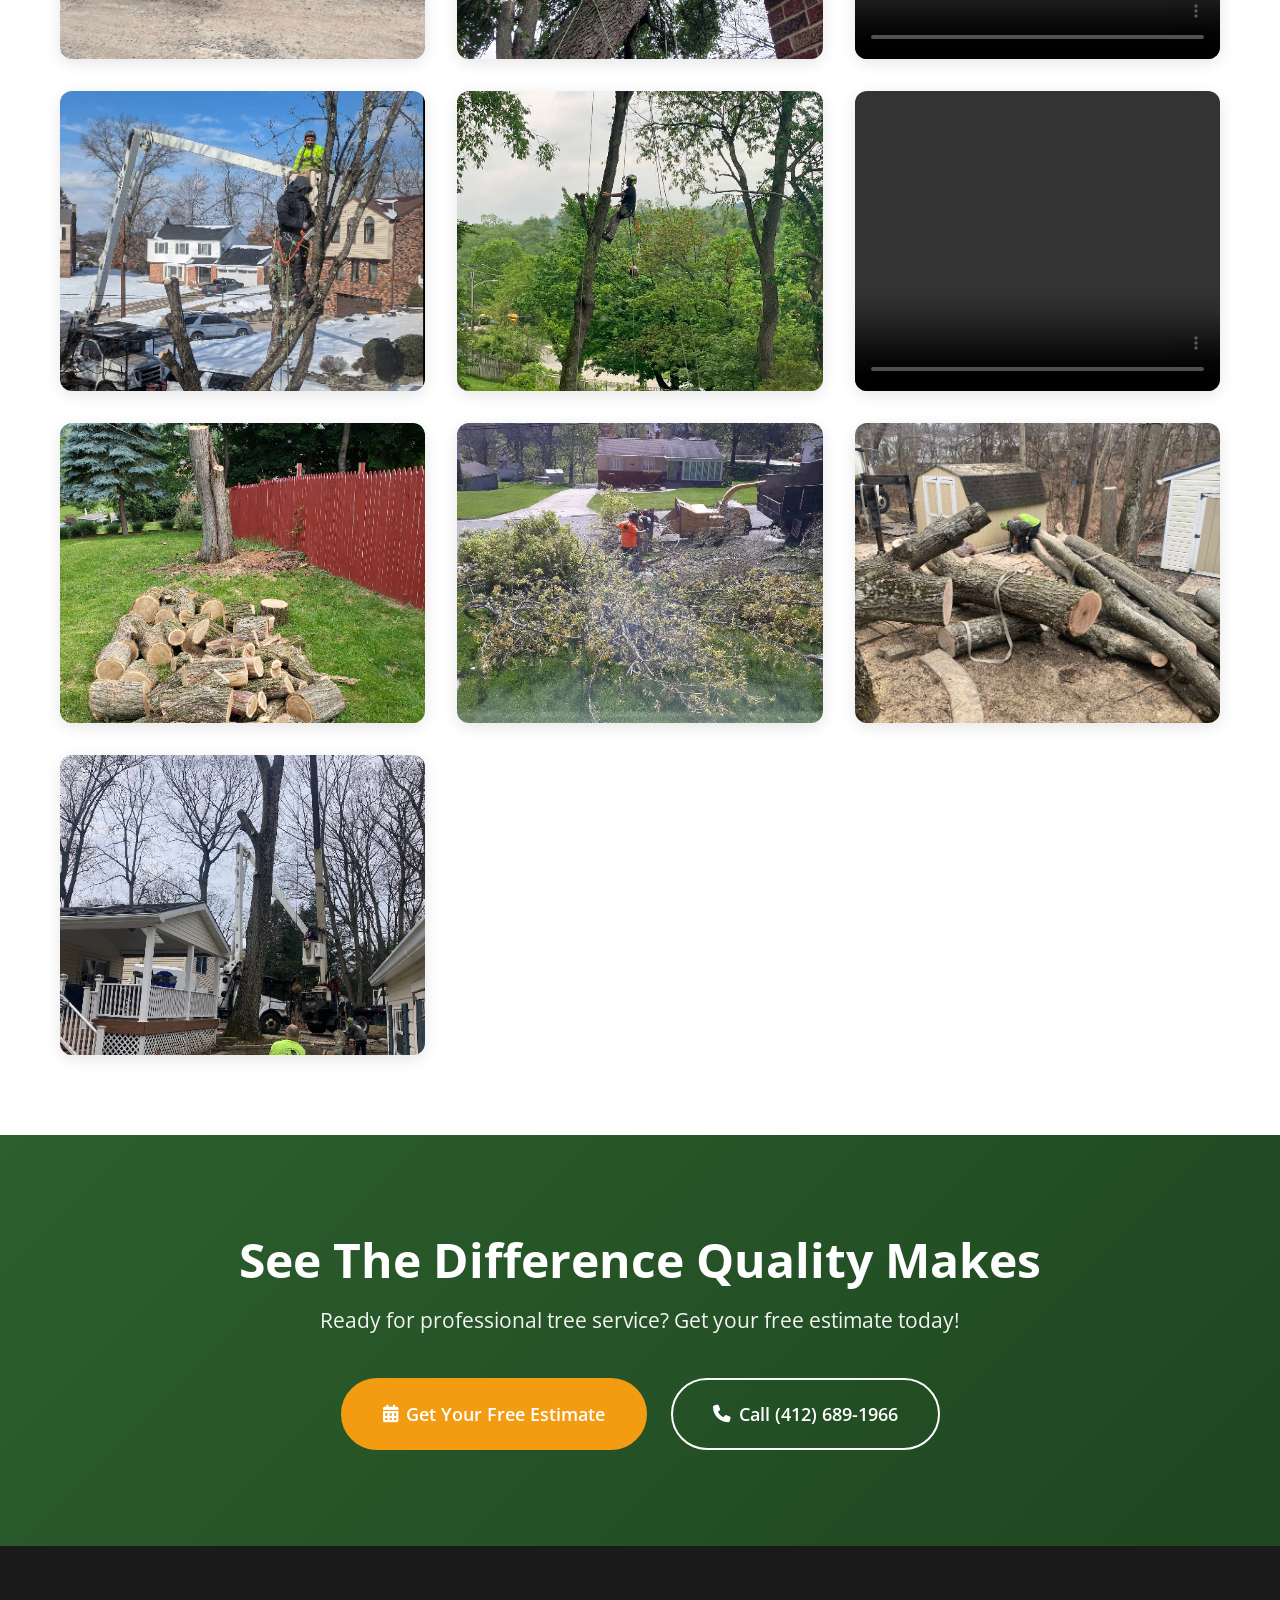
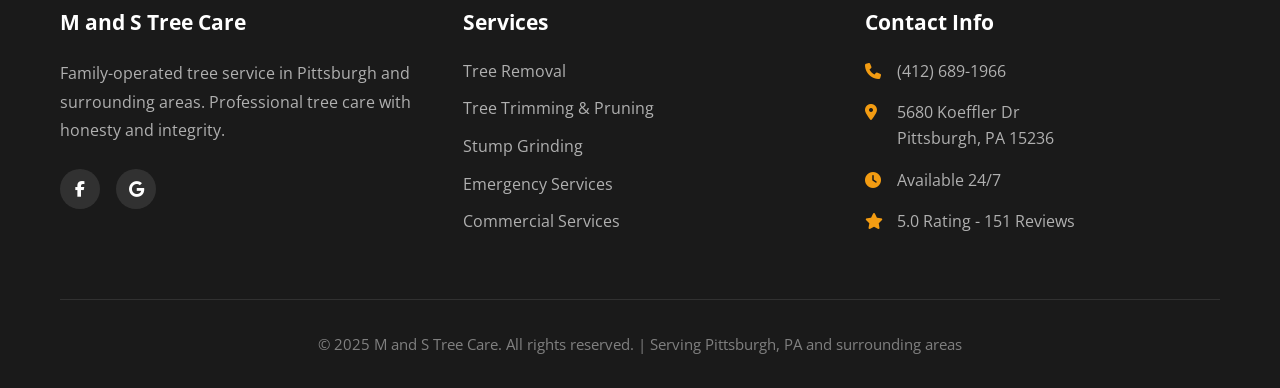
<file: gallery.html>
<!DOCTYPE html>
<html lang="en">
<head>
    <meta charset="UTF-8">
    <meta name="viewport" content="width=device-width, initial-scale=1.0">
    <meta name="description" content="View photos and videos of our completed tree service projects in Pittsburgh, PA. See the quality of our work!">
    <title>Our Work | M and S Tree Care | Pittsburgh, PA</title>
    <link rel="preconnect" href="https://fonts.googleapis.com">
    <link rel="preconnect" href="https://fonts.gstatic.com" crossorigin>
    <link href="https://fonts.googleapis.com/css2?family=Open+Sans:wght@300;400;600;700&display=swap" rel="stylesheet">
    <link rel="stylesheet" href="https://cdnjs.cloudflare.com/ajax/libs/font-awesome/6.4.0/css/all.min.css">
    <link rel="stylesheet" href="styles.css">
</head>
<body>
    <!-- Header -->
    <header class="site-header">
        <div class="container">
            <div class="header-content">
                <div class="logo">
                    <h1><a href="index.html">M and S Tree Care</a></h1>
                    <p class="tagline">Pittsburgh Tree Service Since 2015</p>
                </div>
                <button class="menu-toggle" onclick="toggleMenu()" aria-label="Toggle menu">
                    <span></span>
                    <span></span>
                    <span></span>
                </button>
                <nav class="main-nav">
                    <ul id="nav-menu">
                        <li><a href="index.html">Home</a></li>
                        <li><a href="services.html">Services</a></li>
                        <li><a href="gallery.html" class="active">Our Work</a></li>
                        <li><a href="testimonials.html">Reviews (151)</a></li>
                        <li><a href="contact.html">Contact</a></li>
                    </ul>
                </nav>
            </div>
        </div>
    </header>

    <!-- Page Hero -->
    <section class="page-hero">
        <div class="hero-overlay"></div>
        <div class="hero-content">
            <div class="container">
                <h1 class="page-title">Our Work</h1>
                <p class="page-subtitle">Real projects from Pittsburgh area customers</p>
            </div>
        </div>
    </section>

    <!-- Gallery Section -->
    <section style="padding: 5rem 0;">
        <div class="container">
            <div class="section-header">
                <h2>Recent Projects</h2>
                <p class="section-subtitle">Professional tree care throughout Pittsburgh and surrounding areas</p>
            </div>

            <div class="gallery-grid">
                <!-- Video 1 -->
                <div class="gallery-item">
                    <video controls>
                        <source src="images/man-cutting-large-branch.mp4" type="video/mp4">
                        Professional tree work
                    </video>
                    <div class="gallery-item-overlay">
                        <h3>Expert Tree Cutting</h3>
                        <p>Safely removing large branches</p>
                    </div>
                </div>

                <!-- Photo 1 -->
                <div class="gallery-item">
                    <img src="images/man-top-of-tree.jpg" alt="Professional climbing tree service">
                    <div class="gallery-item-overlay">
                        <h3>Professional Tree Climbing</h3>
                        <p>Expert climbers handling difficult removal</p>
                    </div>
                </div>

                <!-- Video 2 -->
                <div class="gallery-item">
                    <video controls>
                        <source src="images/man-jumping-tree-to-tree.mp4" type="video/mp4">
                        Tree to tree action
                    </video>
                    <div class="gallery-item-overlay">
                        <h3>Safety First</h3>
                        <p>Proper safety equipment and techniques</p>
                    </div>
                </div>

                <!-- Photo 2 -->
                <div class="gallery-item">
                    <img src="images/man-in-tree-thumbs-up.jpg" alt="Quality tree service">
                    <div class="gallery-item-overlay">
                        <h3>Job Well Done</h3>
                        <p>Professional service every time</p>
                    </div>
                </div>

                <!-- Video 3 -->
                <div class="gallery-item">
                    <video controls>
                        <source src="images/tree-branch-secured-equipment.mp4" type="video/mp4">
                        Secured branch removal
                    </video>
                    <div class="gallery-item-overlay">
                        <h3>Safe Branch Removal</h3>
                        <p>Using professional equipment</p>
                    </div>
                </div>

                <!-- Photo 3 -->
                <div class="gallery-item">
                    <img src="images/man-securing-tree-trunk.jpg" alt="Securing tree trunk">
                    <div class="gallery-item-overlay">
                        <h3>Precision Work</h3>
                        <p>Carefully securing trees for safe removal</p>
                    </div>
                </div>

                <!-- Photo 4 -->
                <div class="gallery-item">
                    <img src="images/equipment.jpg" alt="Professional tree service equipment">
                    <div class="gallery-item-overlay">
                        <h3>Professional Equipment</h3>
                        <p>State-of-the-art machinery</p>
                    </div>
                </div>

                <!-- Photo 5 -->
                <div class="gallery-item">
                    <img src="images/tree-with-ropes.jpg" alt="Tree secured with ropes">
                    <div class="gallery-item-overlay">
                        <h3>Strategic Rigging</h3>
                        <p>Expert rope work for controlled removal</p>
                    </div>
                </div>

                <!-- Video 4 -->
                <div class="gallery-item">
                    <video controls>
                        <source src="images/cutting-thick-branch.mp4" type="video/mp4">
                        Cutting thick branch
                    </video>
                    <div class="gallery-item-overlay">
                        <h3>Heavy Branch Removal</h3>
                        <p>Handling thick branches safely</p>
                    </div>
                </div>

                <!-- Photo 6 -->
                <div class="gallery-item">
                    <img src="images/man-in-tree-with-equipment.jpg" alt="Professional tree work">
                    <div class="gallery-item-overlay">
                        <h3>Expert Tree Care</h3>
                        <p>Skilled professionals with proper gear</p>
                    </div>
                </div>

                <!-- Photo 7 -->
                <div class="gallery-item">
                    <img src="images/two-men-in-tree.jpg" alt="Team working together">
                    <div class="gallery-item-overlay">
                        <h3>Teamwork</h3>
                        <p>Crew working together efficiently</p>
                    </div>
                </div>

                <!-- Video 5 -->
                <div class="gallery-item">
                    <video controls>
                        <source src="images/entire-tree-equipment.mp4" type="video/mp4">
                        Complete tree removal
                    </video>
                    <div class="gallery-item-overlay">
                        <h3>Complete Tree Removal</h3>
                        <p>Safely moving entire trees</p>
                    </div>
                </div>

                <!-- Photo 8 -->
                <div class="gallery-item">
                    <img src="images/smaller-logs-ground.jpg" alt="Cut logs">
                    <div class="gallery-item-overlay">
                        <h3>Professional Cleanup</h3>
                        <p>Trees cut and ready for hauling</p>
                    </div>
                </div>

                <!-- Photo 9 -->
                <div class="gallery-item">
                    <img src="images/wood-chipper-branches.jpg" alt="Wood chipper">
                    <div class="gallery-item-overlay">
                        <h3>Complete Debris Removal</h3>
                        <p>All branches chipped and hauled away</p>
                    </div>
                </div>

                <!-- Photo 10 -->
                <div class="gallery-item">
                    <img src="images/large-tree-trunks-ground.jpg" alt="Large tree trunks">
                    <div class="gallery-item-overlay">
                        <h3>Large Tree Removal</h3>
                        <p>Successfully removed massive trees</p>
                    </div>
                </div>

                <!-- Photo 11 -->
                <div class="gallery-item">
                    <img src="images/half-tree-front-house.jpg" alt="Tree removal near house">
                    <div class="gallery-item-overlay">
                        <h3>Careful Residential Work</h3>
                        <p>Precise removal near homes</p>
                    </div>
                </div>
            </div>
        </div>
    </section>

    <!-- CTA Section -->
    <section class="cta-section">
        <div class="container">
            <div class="cta-content">
                <h2>See The Difference Quality Makes</h2>
                <p>Ready for professional tree service? Get your free estimate today!</p>
                <div class="cta-buttons">
                    <a href="contact.html" class="btn btn-primary btn-large">
                        <i class="fas fa-calendar-alt"></i>
                        Get Your Free Estimate
                    </a>
                    <a href="tel:+14126891966" class="btn btn-secondary btn-large">
                        <i class="fas fa-phone"></i>
                        Call (412) 689-1966
                    </a>
                </div>
            </div>
        </div>
    </section>

    <!-- Footer -->
    <footer class="site-footer">
        <div class="container">
            <div class="footer-content">
                <div class="footer-section">
                    <h3>M and S Tree Care</h3>
                    <p>Family-operated tree service in Pittsburgh and surrounding areas. Professional tree care with honesty and integrity.</p>
                    <div class="footer-social">
                        <a href="#" aria-label="Facebook"><i class="fab fa-facebook-f"></i></a>
                        <a href="#" aria-label="Google"><i class="fab fa-google"></i></a>
                    </div>
                </div>
                
                <div class="footer-section">
                    <h3>Services</h3>
                    <ul>
                        <li><a href="services.html">Tree Removal</a></li>
                        <li><a href="services.html">Tree Trimming & Pruning</a></li>
                        <li><a href="services.html">Stump Grinding</a></li>
                        <li><a href="services.html">Emergency Services</a></li>
                        <li><a href="services.html">Commercial Services</a></li>
                    </ul>
                </div>
                
                <div class="footer-section">
                    <h3>Contact Info</h3>
                    <ul class="contact-info">
                        <li>
                            <i class="fas fa-phone"></i>
                            <a href="tel:+14126891966">(412) 689-1966</a>
                        </li>
                        <li>
                            <i class="fas fa-map-marker-alt"></i>
                            5680 Koeffler Dr<br>Pittsburgh, PA 15236
                        </li>
                        <li>
                            <i class="fas fa-clock"></i>
                            Available 24/7
                        </li>
                        <li>
                            <i class="fas fa-star"></i>
                            5.0 Rating - 151 Reviews
                        </li>
                    </ul>
                </div>
            </div>
            
            <div class="footer-bottom">
                <p>&copy; 2025 M and S Tree Care. All rights reserved. | Serving Pittsburgh, PA and surrounding areas</p>
            </div>
        </div>
    </footer>

    <script src="script.js"></script>
</body>
</html>
</file>
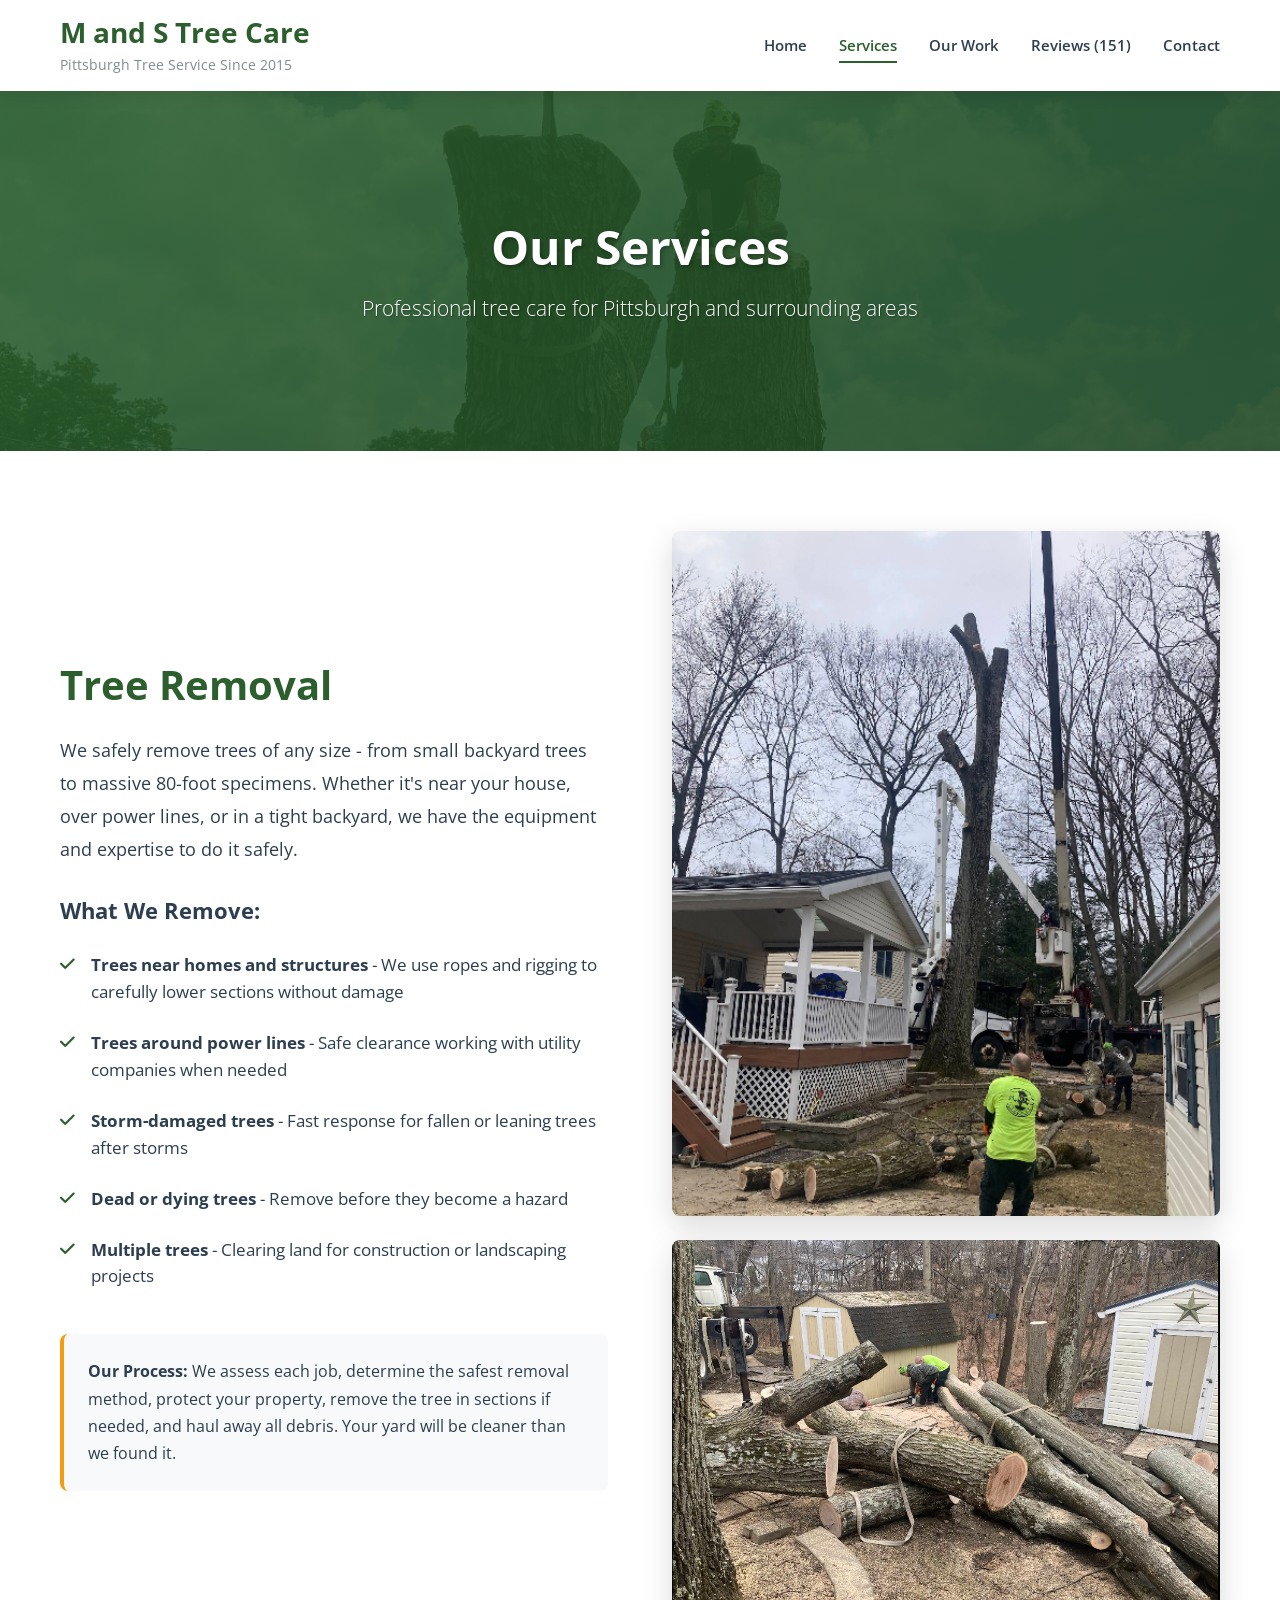
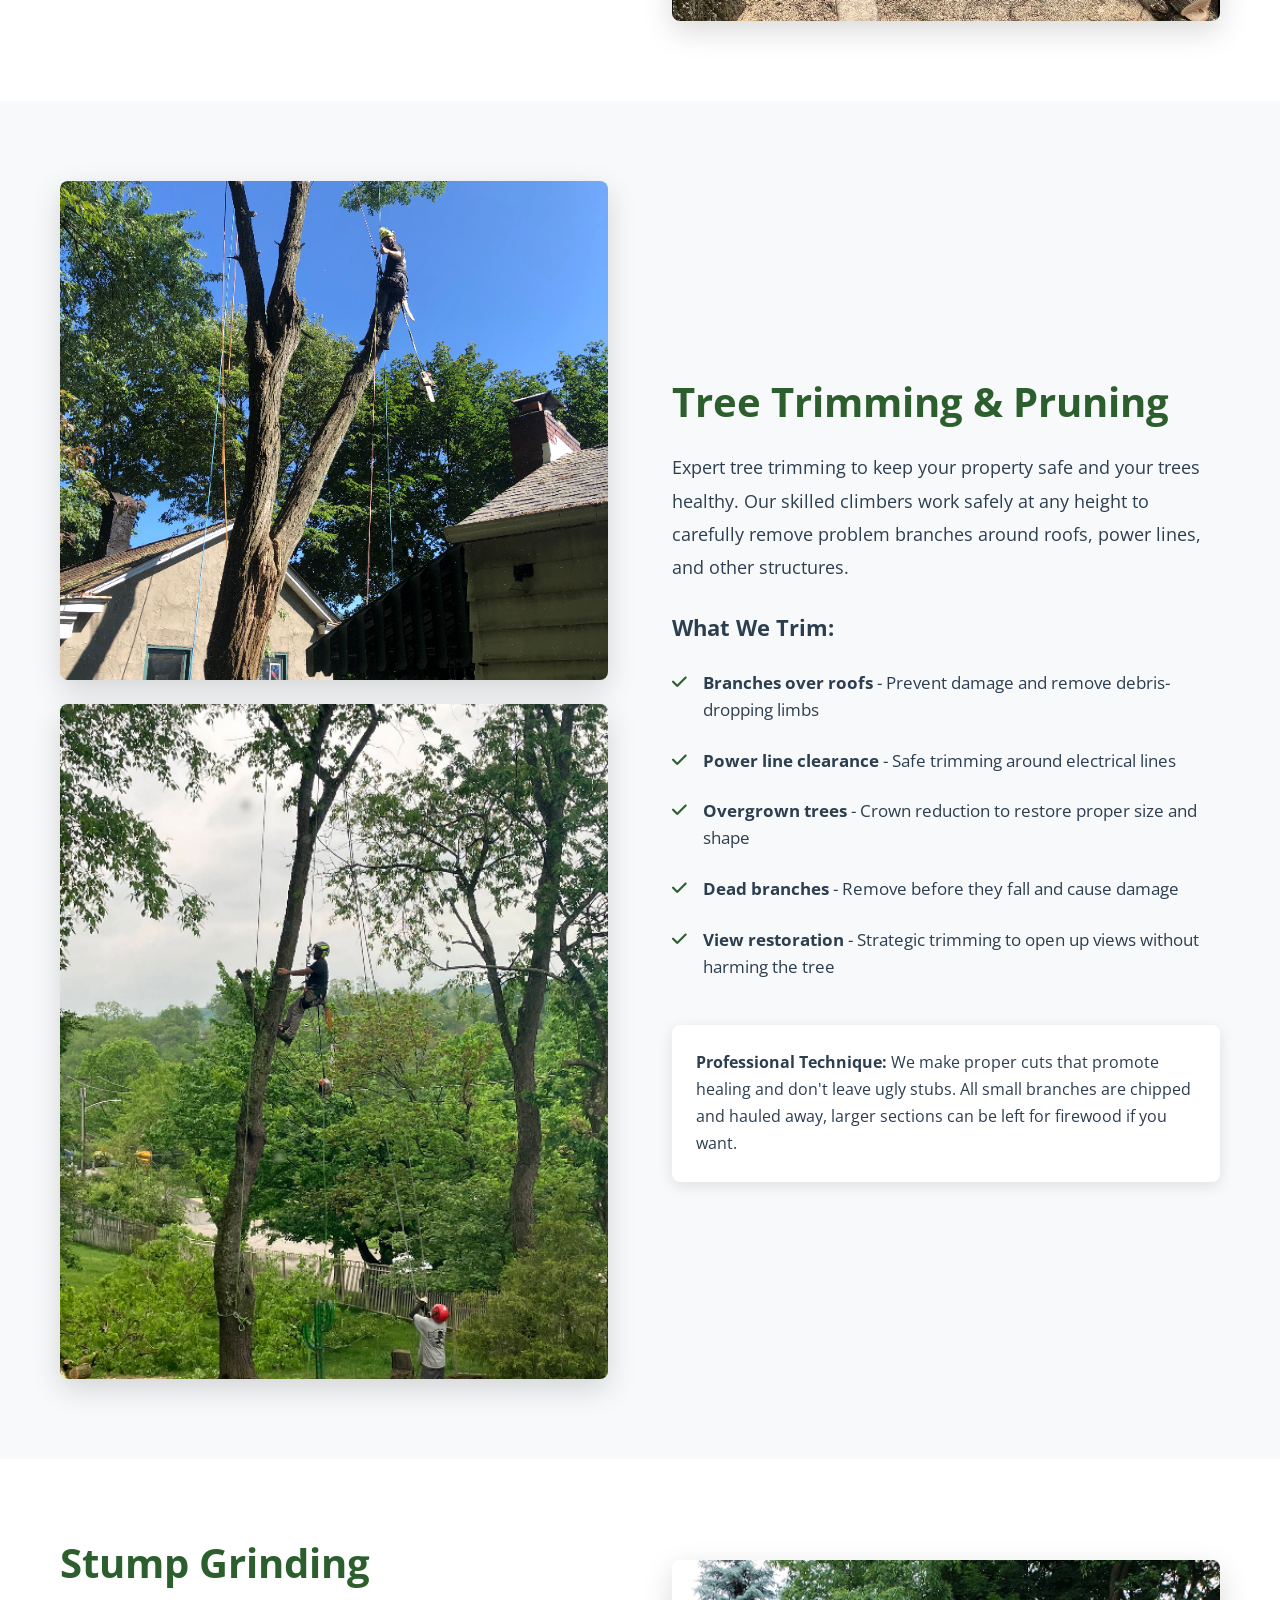
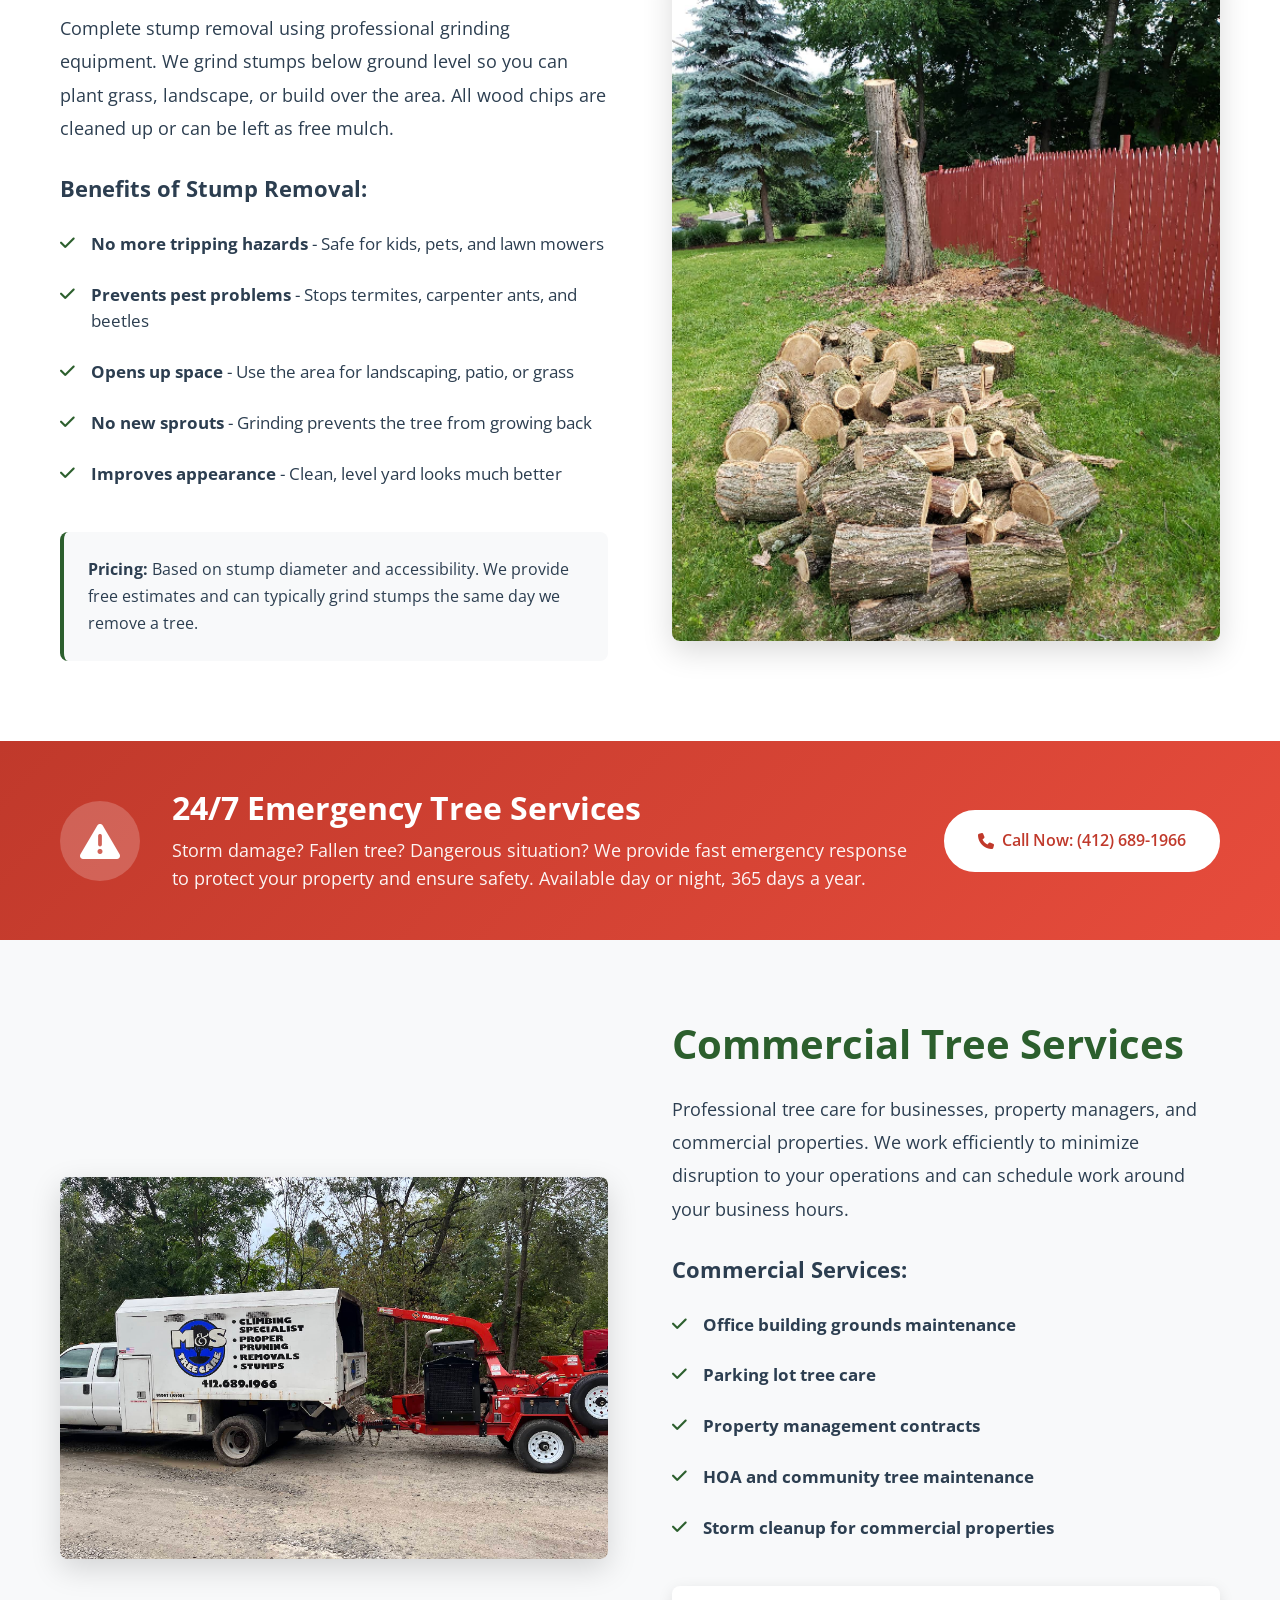
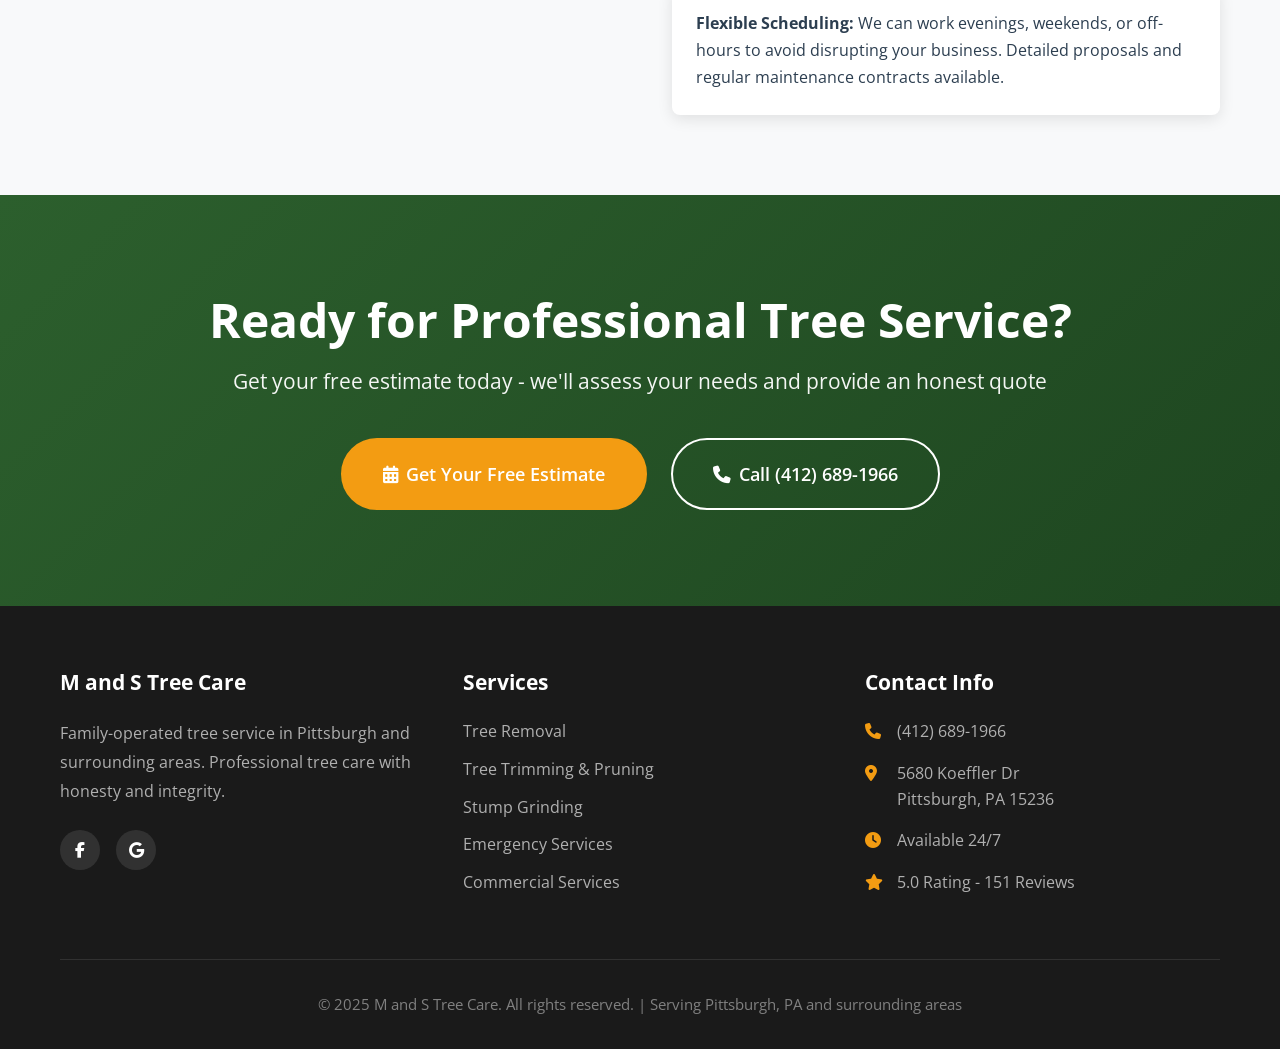
<file: services.html>
<!DOCTYPE html>
<html lang="en">
<head>
    <meta charset="UTF-8">
    <meta name="viewport" content="width=device-width, initial-scale=1.0">
    <meta name="description" content="Complete tree care services in Pittsburgh, PA - tree removal, trimming, stump grinding, 24/7 emergency service. Free estimates. Call (412) 689-1966.">
    <title>Our Services | M and S Tree Care | Pittsburgh, PA</title>
    <link rel="preconnect" href="https://fonts.googleapis.com">
    <link rel="preconnect" href="https://fonts.gstatic.com" crossorigin>
    <link href="https://fonts.googleapis.com/css2?family=Open+Sans:wght@300;400;600;700&display=swap" rel="stylesheet">
    <link rel="stylesheet" href="https://cdnjs.cloudflare.com/ajax/libs/font-awesome/6.4.0/css/all.min.css">
    <link rel="stylesheet" href="styles.css">
</head>
<body>
    <!-- Header -->
    <header class="site-header">
        <div class="container">
            <div class="header-content">
                <div class="logo">
                    <h1><a href="index.html">M and S Tree Care</a></h1>
                    <p class="tagline">Pittsburgh Tree Service Since 2015</p>
                </div>
                <button class="menu-toggle" onclick="toggleMenu()" aria-label="Toggle menu">
                    <span></span>
                    <span></span>
                    <span></span>
                </button>
                <nav class="main-nav">
                    <ul id="nav-menu">
                        <li><a href="index.html">Home</a></li>
                        <li><a href="services.html" class="active">Services</a></li>
                        <li><a href="gallery.html">Our Work</a></li>
                        <li><a href="testimonials.html">Reviews (151)</a></li>
                        <li><a href="contact.html">Contact</a></li>
                    </ul>
                </nav>
            </div>
        </div>
    </header>

    <!-- Page Hero -->
    <section class="page-hero">
        <div class="hero-overlay"></div>
        <div class="hero-content">
            <div class="container">
                <h1 class="page-title">Our Services</h1>
                <p class="page-subtitle">Professional tree care for Pittsburgh and surrounding areas</p>
            </div>
        </div>
    </section>

    <!-- Tree Removal Section -->
    <section style="padding: 5rem 0; background: white;">
        <div class="container">
            <div style="display: grid; grid-template-columns: 1fr 1fr; gap: 4rem; align-items: center;">
                <div>
                    <h2 style="font-size: 2.5rem; color: var(--primary-color); margin-bottom: 1.5rem; font-weight: 700;">Tree Removal</h2>
                    <p style="font-size: 1.15rem; line-height: 1.8; margin-bottom: 1.5rem; color: var(--text-dark);">
                        We safely remove trees of any size - from small backyard trees to massive 80-foot specimens. Whether it's near your house, over power lines, or in a tight backyard, we have the equipment and expertise to do it safely.
                    </p>
                    
                    <h3 style="font-size: 1.4rem; color: var(--text-dark); margin-bottom: 1rem; margin-top: 2rem;">What We Remove:</h3>
                    <ul style="list-style: none; padding: 0;">
                        <li style="padding: 0.75rem 0; display: flex; align-items: start; gap: 1rem; font-size: 1.05rem;">
                            <i class="fas fa-check" style="color: var(--primary-color); margin-top: 0.25rem;"></i>
                            <span><strong>Trees near homes and structures</strong> - We use ropes and rigging to carefully lower sections without damage</span>
                        </li>
                        <li style="padding: 0.75rem 0; display: flex; align-items: start; gap: 1rem; font-size: 1.05rem;">
                            <i class="fas fa-check" style="color: var(--primary-color); margin-top: 0.25rem;"></i>
                            <span><strong>Trees around power lines</strong> - Safe clearance working with utility companies when needed</span>
                        </li>
                        <li style="padding: 0.75rem 0; display: flex; align-items: start; gap: 1rem; font-size: 1.05rem;">
                            <i class="fas fa-check" style="color: var(--primary-color); margin-top: 0.25rem;"></i>
                            <span><strong>Storm-damaged trees</strong> - Fast response for fallen or leaning trees after storms</span>
                        </li>
                        <li style="padding: 0.75rem 0; display: flex; align-items: start; gap: 1rem; font-size: 1.05rem;">
                            <i class="fas fa-check" style="color: var(--primary-color); margin-top: 0.25rem;"></i>
                            <span><strong>Dead or dying trees</strong> - Remove before they become a hazard</span>
                        </li>
                        <li style="padding: 0.75rem 0; display: flex; align-items: start; gap: 1rem; font-size: 1.05rem;">
                            <i class="fas fa-check" style="color: var(--primary-color); margin-top: 0.25rem;"></i>
                            <span><strong>Multiple trees</strong> - Clearing land for construction or landscaping projects</span>
                        </li>
                    </ul>

                    <div style="background: var(--background-light); padding: 1.5rem; border-radius: 8px; margin-top: 2rem; border-left: 4px solid var(--secondary-color);">
                        <p style="margin: 0; line-height: 1.7;"><strong>Our Process:</strong> We assess each job, determine the safest removal method, protect your property, remove the tree in sections if needed, and haul away all debris. Your yard will be cleaner than we found it.</p>
                    </div>
                </div>
                
                <div>
                    <img src="images/half-tree-front-house.jpg" alt="Professional tree removal" style="width: 100%; border-radius: 8px; box-shadow: 0 10px 30px rgba(0,0,0,0.15); margin-bottom: 1.5rem;">
                    <img src="images/large-tree-trunks-ground.jpg" alt="Tree removal complete" style="width: 100%; border-radius: 8px; box-shadow: 0 10px 30px rgba(0,0,0,0.15);">
                </div>
            </div>
        </div>
    </section>

    <!-- Tree Trimming Section -->
    <section style="padding: 5rem 0; background: var(--background-light);">
        <div class="container">
            <div style="display: grid; grid-template-columns: 1fr 1fr; gap: 4rem; align-items: center;">
                <div style="order: 2;">
                    <h2 style="font-size: 2.5rem; color: var(--primary-color); margin-bottom: 1.5rem; font-weight: 700;">Tree Trimming & Pruning</h2>
                    <p style="font-size: 1.15rem; line-height: 1.8; margin-bottom: 1.5rem; color: var(--text-dark);">
                        Expert tree trimming to keep your property safe and your trees healthy. Our skilled climbers work safely at any height to carefully remove problem branches around roofs, power lines, and other structures.
                    </p>
                    
                    <h3 style="font-size: 1.4rem; color: var(--text-dark); margin-bottom: 1rem; margin-top: 2rem;">What We Trim:</h3>
                    <ul style="list-style: none; padding: 0;">
                        <li style="padding: 0.75rem 0; display: flex; align-items: start; gap: 1rem; font-size: 1.05rem;">
                            <i class="fas fa-check" style="color: var(--primary-color); margin-top: 0.25rem;"></i>
                            <span><strong>Branches over roofs</strong> - Prevent damage and remove debris-dropping limbs</span>
                        </li>
                        <li style="padding: 0.75rem 0; display: flex; align-items: start; gap: 1rem; font-size: 1.05rem;">
                            <i class="fas fa-check" style="color: var(--primary-color); margin-top: 0.25rem;"></i>
                            <span><strong>Power line clearance</strong> - Safe trimming around electrical lines</span>
                        </li>
                        <li style="padding: 0.75rem 0; display: flex; align-items: start; gap: 1rem; font-size: 1.05rem;">
                            <i class="fas fa-check" style="color: var(--primary-color); margin-top: 0.25rem;"></i>
                            <span><strong>Overgrown trees</strong> - Crown reduction to restore proper size and shape</span>
                        </li>
                        <li style="padding: 0.75rem 0; display: flex; align-items: start; gap: 1rem; font-size: 1.05rem;">
                            <i class="fas fa-check" style="color: var(--primary-color); margin-top: 0.25rem;"></i>
                            <span><strong>Dead branches</strong> - Remove before they fall and cause damage</span>
                        </li>
                        <li style="padding: 0.75rem 0; display: flex; align-items: start; gap: 1rem; font-size: 1.05rem;">
                            <i class="fas fa-check" style="color: var(--primary-color); margin-top: 0.25rem;"></i>
                            <span><strong>View restoration</strong> - Strategic trimming to open up views without harming the tree</span>
                        </li>
                    </ul>

                    <div style="background: white; padding: 1.5rem; border-radius: 8px; margin-top: 2rem; box-shadow: 0 4px 15px rgba(0,0,0,0.1);">
                        <p style="margin: 0; line-height: 1.7;"><strong>Professional Technique:</strong> We make proper cuts that promote healing and don't leave ugly stubs. All small branches are chipped and hauled away, larger sections can be left for firewood if you want.</p>
                    </div>
                </div>
                
                <div style="order: 1;">
                    <img src="images/man-in-tree-thumbs-up.jpg" alt="Professional tree trimming" style="width: 100%; border-radius: 8px; box-shadow: 0 10px 30px rgba(0,0,0,0.15); margin-bottom: 1.5rem;">
                    <img src="images/two-men-in-tree.jpg" alt="Expert climbers" style="width: 100%; border-radius: 8px; box-shadow: 0 10px 30px rgba(0,0,0,0.15);">
                </div>
            </div>
        </div>
    </section>

    <!-- Stump Grinding Section -->
    <section style="padding: 5rem 0; background: white;">
        <div class="container">
            <div style="display: grid; grid-template-columns: 1fr 1fr; gap: 4rem; align-items: center;">
                <div>
                    <h2 style="font-size: 2.5rem; color: var(--primary-color); margin-bottom: 1.5rem; font-weight: 700;">Stump Grinding</h2>
                    <p style="font-size: 1.15rem; line-height: 1.8; margin-bottom: 1.5rem; color: var(--text-dark);">
                        Complete stump removal using professional grinding equipment. We grind stumps below ground level so you can plant grass, landscape, or build over the area. All wood chips are cleaned up or can be left as free mulch.
                    </p>
                    
                    <h3 style="font-size: 1.4rem; color: var(--text-dark); margin-bottom: 1rem; margin-top: 2rem;">Benefits of Stump Removal:</h3>
                    <ul style="list-style: none; padding: 0;">
                        <li style="padding: 0.75rem 0; display: flex; align-items: start; gap: 1rem; font-size: 1.05rem;">
                            <i class="fas fa-check" style="color: var(--primary-color); margin-top: 0.25rem;"></i>
                            <span><strong>No more tripping hazards</strong> - Safe for kids, pets, and lawn mowers</span>
                        </li>
                        <li style="padding: 0.75rem 0; display: flex; align-items: start; gap: 1rem; font-size: 1.05rem;">
                            <i class="fas fa-check" style="color: var(--primary-color); margin-top: 0.25rem;"></i>
                            <span><strong>Prevents pest problems</strong> - Stops termites, carpenter ants, and beetles</span>
                        </li>
                        <li style="padding: 0.75rem 0; display: flex; align-items: start; gap: 1rem; font-size: 1.05rem;">
                            <i class="fas fa-check" style="color: var(--primary-color); margin-top: 0.25rem;"></i>
                            <span><strong>Opens up space</strong> - Use the area for landscaping, patio, or grass</span>
                        </li>
                        <li style="padding: 0.75rem 0; display: flex; align-items: start; gap: 1rem; font-size: 1.05rem;">
                            <i class="fas fa-check" style="color: var(--primary-color); margin-top: 0.25rem;"></i>
                            <span><strong>No new sprouts</strong> - Grinding prevents the tree from growing back</span>
                        </li>
                        <li style="padding: 0.75rem 0; display: flex; align-items: start; gap: 1rem; font-size: 1.05rem;">
                            <i class="fas fa-check" style="color: var(--primary-color); margin-top: 0.25rem;"></i>
                            <span><strong>Improves appearance</strong> - Clean, level yard looks much better</span>
                        </li>
                    </ul>

                    <div style="background: var(--background-light); padding: 1.5rem; border-radius: 8px; margin-top: 2rem; border-left: 4px solid var(--primary-color);">
                        <p style="margin: 0; line-height: 1.7;"><strong>Pricing:</strong> Based on stump diameter and accessibility. We provide free estimates and can typically grind stumps the same day we remove a tree.</p>
                    </div>
                </div>
                
                <div>
                    <img src="images/smaller-logs-ground.jpg" alt="Stump grinding service" style="width: 100%; border-radius: 8px; box-shadow: 0 10px 30px rgba(0,0,0,0.15);">
                </div>
            </div>
        </div>
    </section>

    <!-- Emergency Services Section -->
    <section id="emergency" class="emergency-services">
        <div class="container">
            <div class="emergency-content">
                <div class="emergency-icon">
                    <i class="fas fa-exclamation-triangle"></i>
                </div>
                <div class="emergency-text">
                    <h2>24/7 Emergency Tree Services</h2>
                    <p>Storm damage? Fallen tree? Dangerous situation? We provide fast emergency response to protect your property and ensure safety. Available day or night, 365 days a year.</p>
                </div>
                <div class="emergency-cta">
                    <a href="tel:+14126891966" class="btn btn-emergency">
                        <i class="fas fa-phone"></i>
                        Call Now: (412) 689-1966
                    </a>
                </div>
            </div>
        </div>
    </section>

    <!-- Commercial Services Section -->
    <section style="padding: 5rem 0; background: var(--background-light);">
        <div class="container">
            <div style="display: grid; grid-template-columns: 1fr 1fr; gap: 4rem; align-items: center;">
                <div style="order: 2;">
                    <h2 style="font-size: 2.5rem; color: var(--primary-color); margin-bottom: 1.5rem; font-weight: 700;">Commercial Tree Services</h2>
                    <p style="font-size: 1.15rem; line-height: 1.8; margin-bottom: 1.5rem; color: var(--text-dark);">
                        Professional tree care for businesses, property managers, and commercial properties. We work efficiently to minimize disruption to your operations and can schedule work around your business hours.
                    </p>
                    
                    <h3 style="font-size: 1.4rem; color: var(--text-dark); margin-bottom: 1rem; margin-top: 2rem;">Commercial Services:</h3>
                    <ul style="list-style: none; padding: 0;">
                        <li style="padding: 0.75rem 0; display: flex; align-items: start; gap: 1rem; font-size: 1.05rem;">
                            <i class="fas fa-check" style="color: var(--primary-color); margin-top: 0.25rem;"></i>
                            <span><strong>Office building grounds maintenance</strong></span>
                        </li>
                        <li style="padding: 0.75rem 0; display: flex; align-items: start; gap: 1rem; font-size: 1.05rem;">
                            <i class="fas fa-check" style="color: var(--primary-color); margin-top: 0.25rem;"></i>
                            <span><strong>Parking lot tree care</strong></span>
                        </li>
                        <li style="padding: 0.75rem 0; display: flex; align-items: start; gap: 1rem; font-size: 1.05rem;">
                            <i class="fas fa-check" style="color: var(--primary-color); margin-top: 0.25rem;"></i>
                            <span><strong>Property management contracts</strong></span>
                        </li>
                        <li style="padding: 0.75rem 0; display: flex; align-items: start; gap: 1rem; font-size: 1.05rem;">
                            <i class="fas fa-check" style="color: var(--primary-color); margin-top: 0.25rem;"></i>
                            <span><strong>HOA and community tree maintenance</strong></span>
                        </li>
                        <li style="padding: 0.75rem 0; display: flex; align-items: start; gap: 1rem; font-size: 1.05rem;">
                            <i class="fas fa-check" style="color: var(--primary-color); margin-top: 0.25rem;"></i>
                            <span><strong>Storm cleanup for commercial properties</strong></span>
                        </li>
                    </ul>

                    <div style="background: white; padding: 1.5rem; border-radius: 8px; margin-top: 2rem; box-shadow: 0 4px 15px rgba(0,0,0,0.1);">
                        <p style="margin: 0; line-height: 1.7;"><strong>Flexible Scheduling:</strong> We can work evenings, weekends, or off-hours to avoid disrupting your business. Detailed proposals and regular maintenance contracts available.</p>
                    </div>
                </div>
                
                <div style="order: 1;">
                    <img src="images/equipment.jpg" alt="Professional commercial tree service" style="width: 100%; border-radius: 8px; box-shadow: 0 10px 30px rgba(0,0,0,0.15);">
                </div>
            </div>
        </div>
    </section>

    <!-- CTA Section -->
    <section class="cta-section">
        <div class="container">
            <div class="cta-content">
                <h2>Ready for Professional Tree Service?</h2>
                <p>Get your free estimate today - we'll assess your needs and provide an honest quote</p>
                <div class="cta-buttons">
                    <a href="contact.html" class="btn btn-primary btn-large">
                        <i class="fas fa-calendar-alt"></i>
                        Get Your Free Estimate
                    </a>
                    <a href="tel:+14126891966" class="btn btn-secondary btn-large">
                        <i class="fas fa-phone"></i>
                        Call (412) 689-1966
                    </a>
                </div>
            </div>
        </div>
    </section>

    <!-- Footer -->
    <footer class="site-footer">
        <div class="container">
            <div class="footer-content">
                <div class="footer-section">
                    <h3>M and S Tree Care</h3>
                    <p>Family-operated tree service in Pittsburgh and surrounding areas. Professional tree care with honesty and integrity.</p>
                    <div class="footer-social">
                        <a href="#" aria-label="Facebook"><i class="fab fa-facebook-f"></i></a>
                        <a href="#" aria-label="Google"><i class="fab fa-google"></i></a>
                    </div>
                </div>
                
                <div class="footer-section">
                    <h3>Services</h3>
                    <ul>
                        <li><a href="services.html">Tree Removal</a></li>
                        <li><a href="services.html">Tree Trimming & Pruning</a></li>
                        <li><a href="services.html">Stump Grinding</a></li>
                        <li><a href="services.html">Emergency Services</a></li>
                        <li><a href="services.html">Commercial Services</a></li>
                    </ul>
                </div>
                
                <div class="footer-section">
                    <h3>Contact Info</h3>
                    <ul class="contact-info">
                        <li>
                            <i class="fas fa-phone"></i>
                            <a href="tel:+14126891966">(412) 689-1966</a>
                        </li>
                        <li>
                            <i class="fas fa-map-marker-alt"></i>
                            5680 Koeffler Dr<br>Pittsburgh, PA 15236
                        </li>
                        <li>
                            <i class="fas fa-clock"></i>
                            Available 24/7
                        </li>
                        <li>
                            <i class="fas fa-star"></i>
                            5.0 Rating - 151 Reviews
                        </li>
                    </ul>
                </div>
            </div>
            
            <div class="footer-bottom">
                <p>&copy; 2025 M and S Tree Care. All rights reserved. | Serving Pittsburgh, PA and surrounding areas</p>
            </div>
        </div>
    </footer>

    <script src="script.js"></script>
    <style>
        @media (max-width: 968px) {
            div[style*="grid-template-columns: 1fr 1fr"] {
                grid-template-columns: 1fr !important;
            }
            div[style*="order: 1"],
            div[style*="order: 2"] {
                order: 0 !important;
            }
        }
    </style>
</body>
</html>
</file>
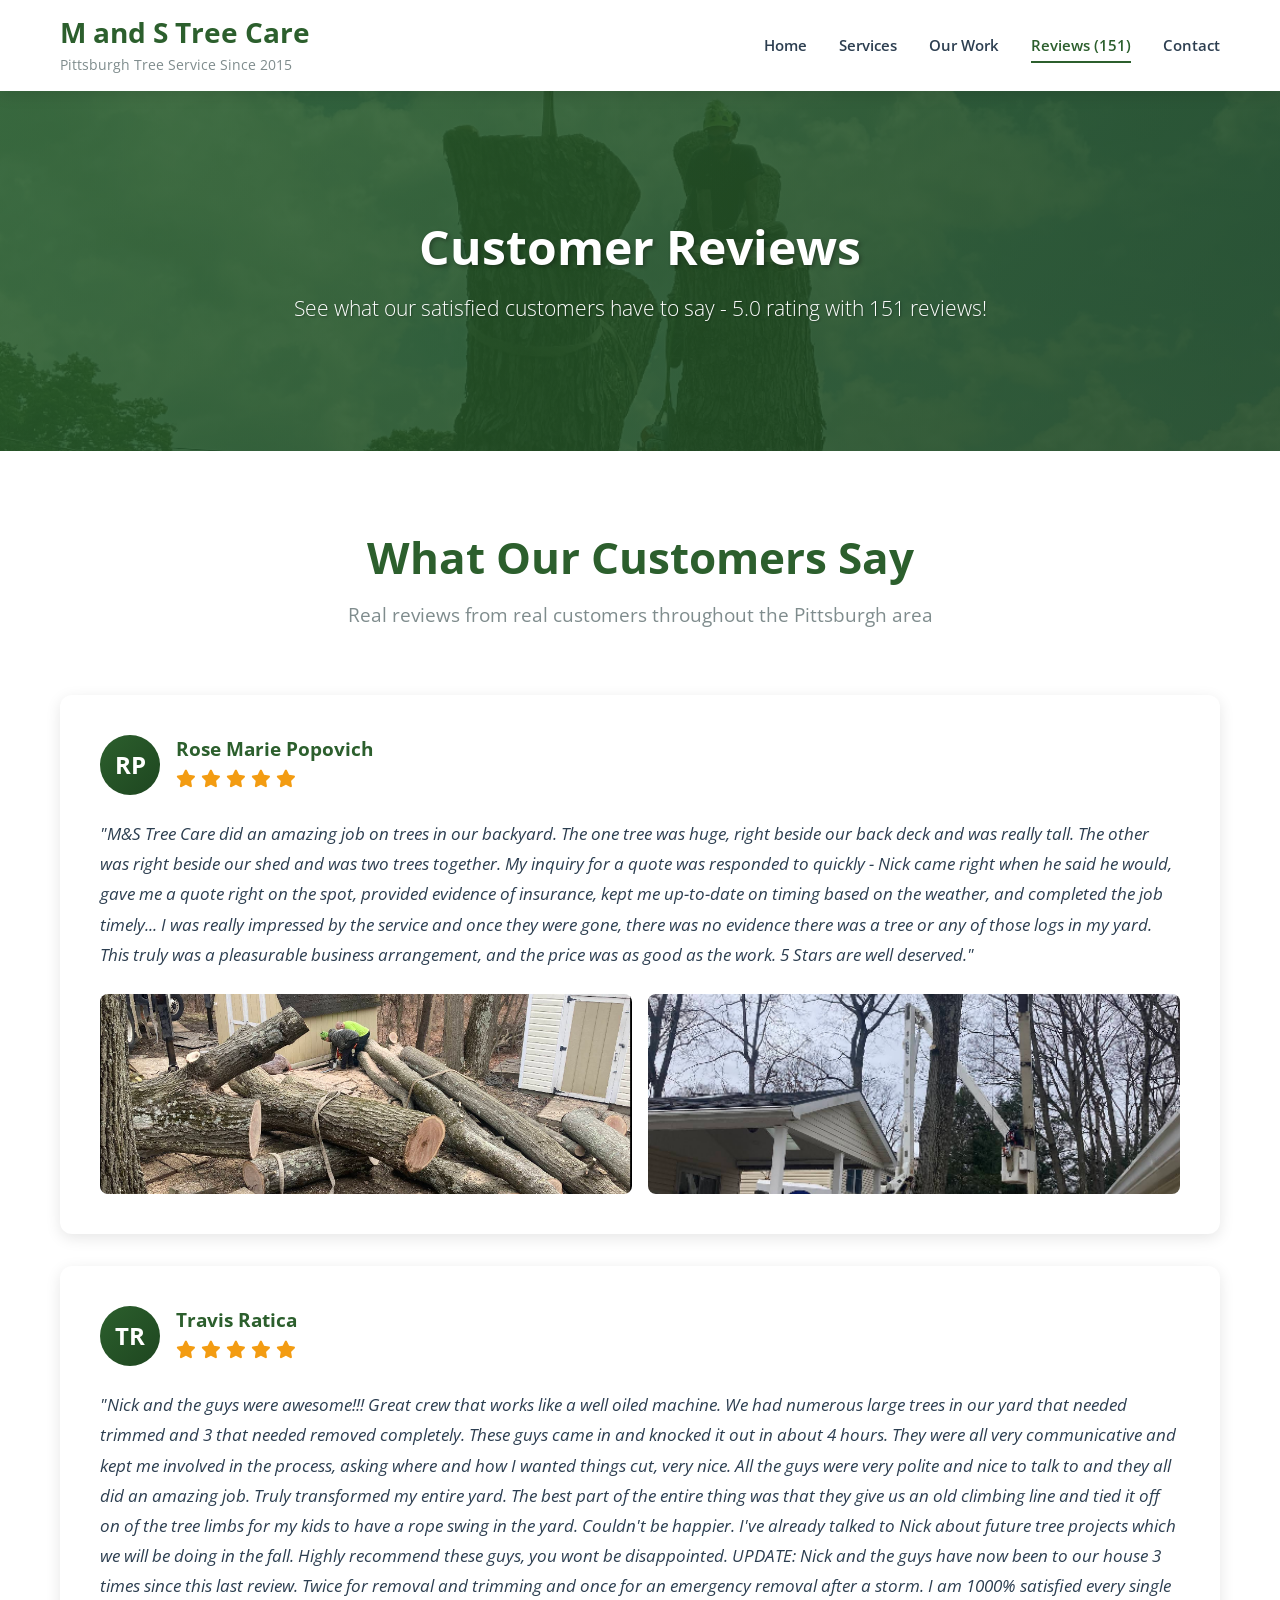
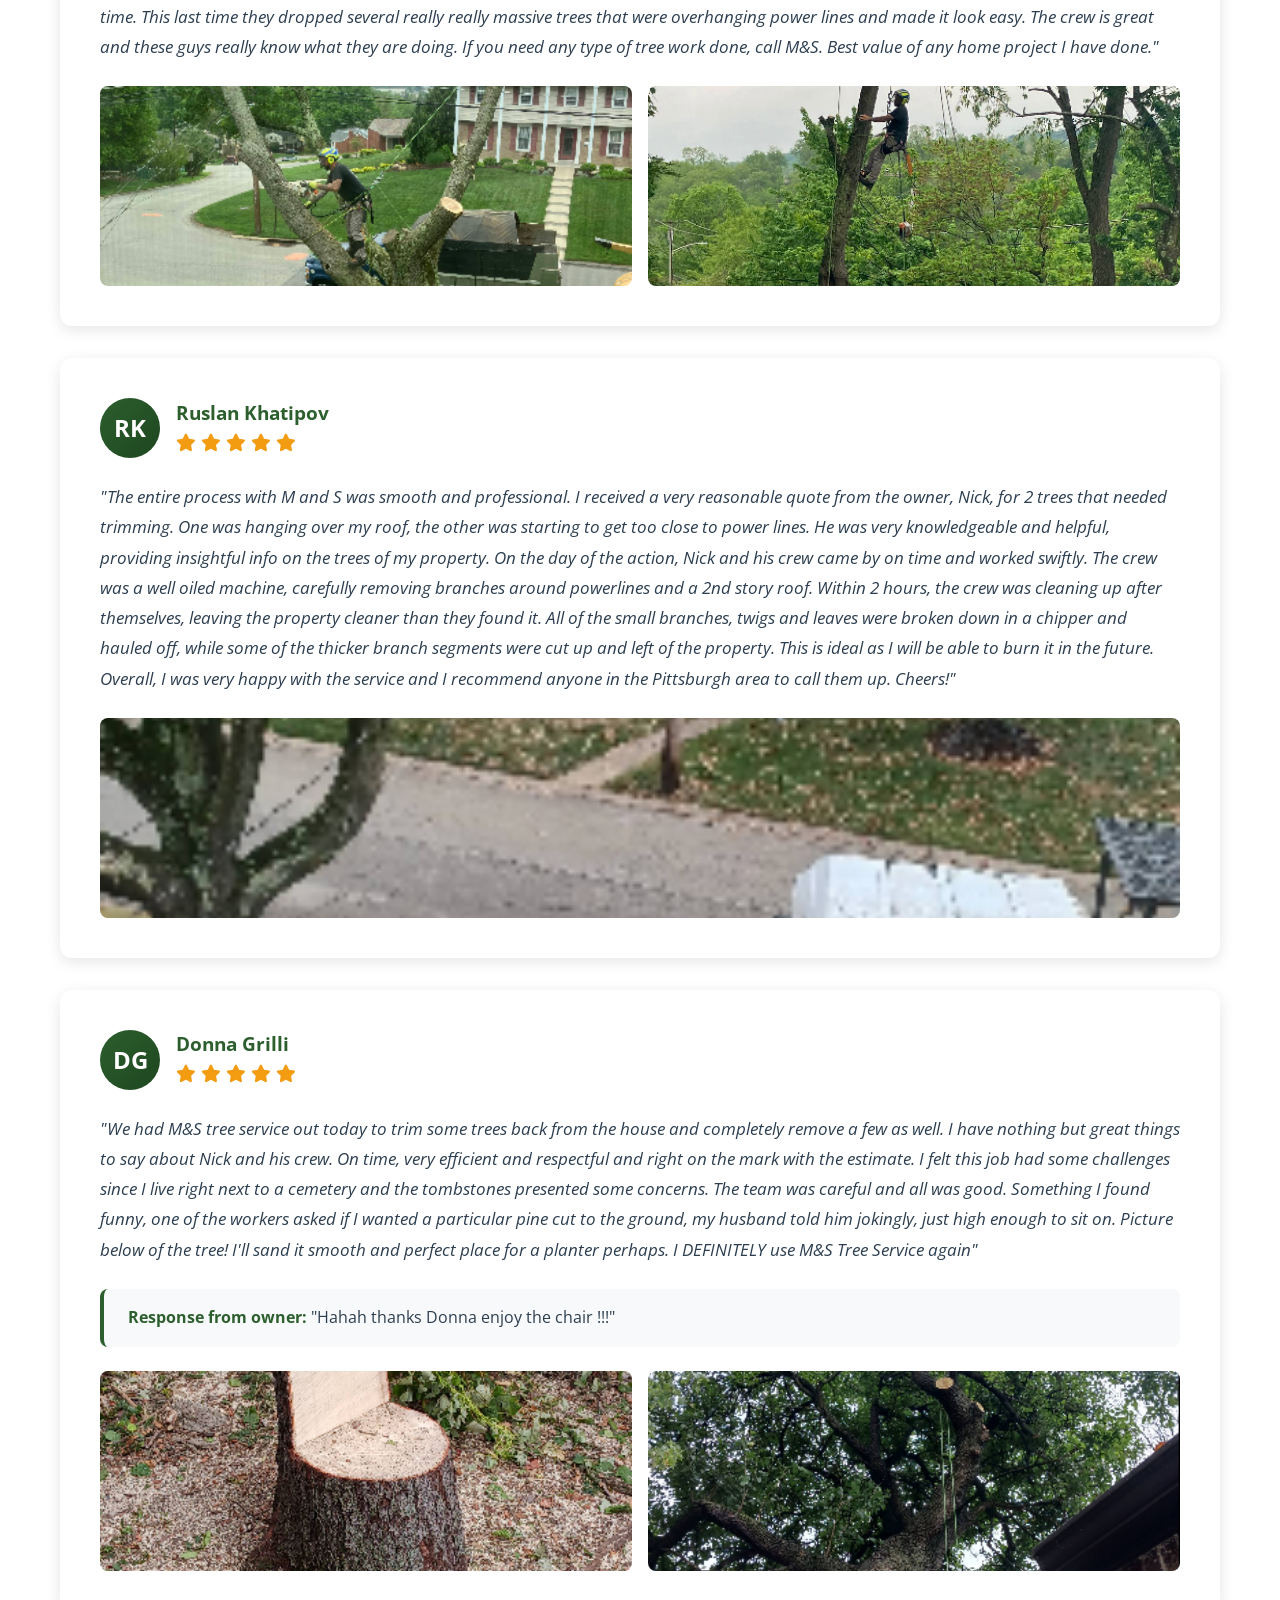
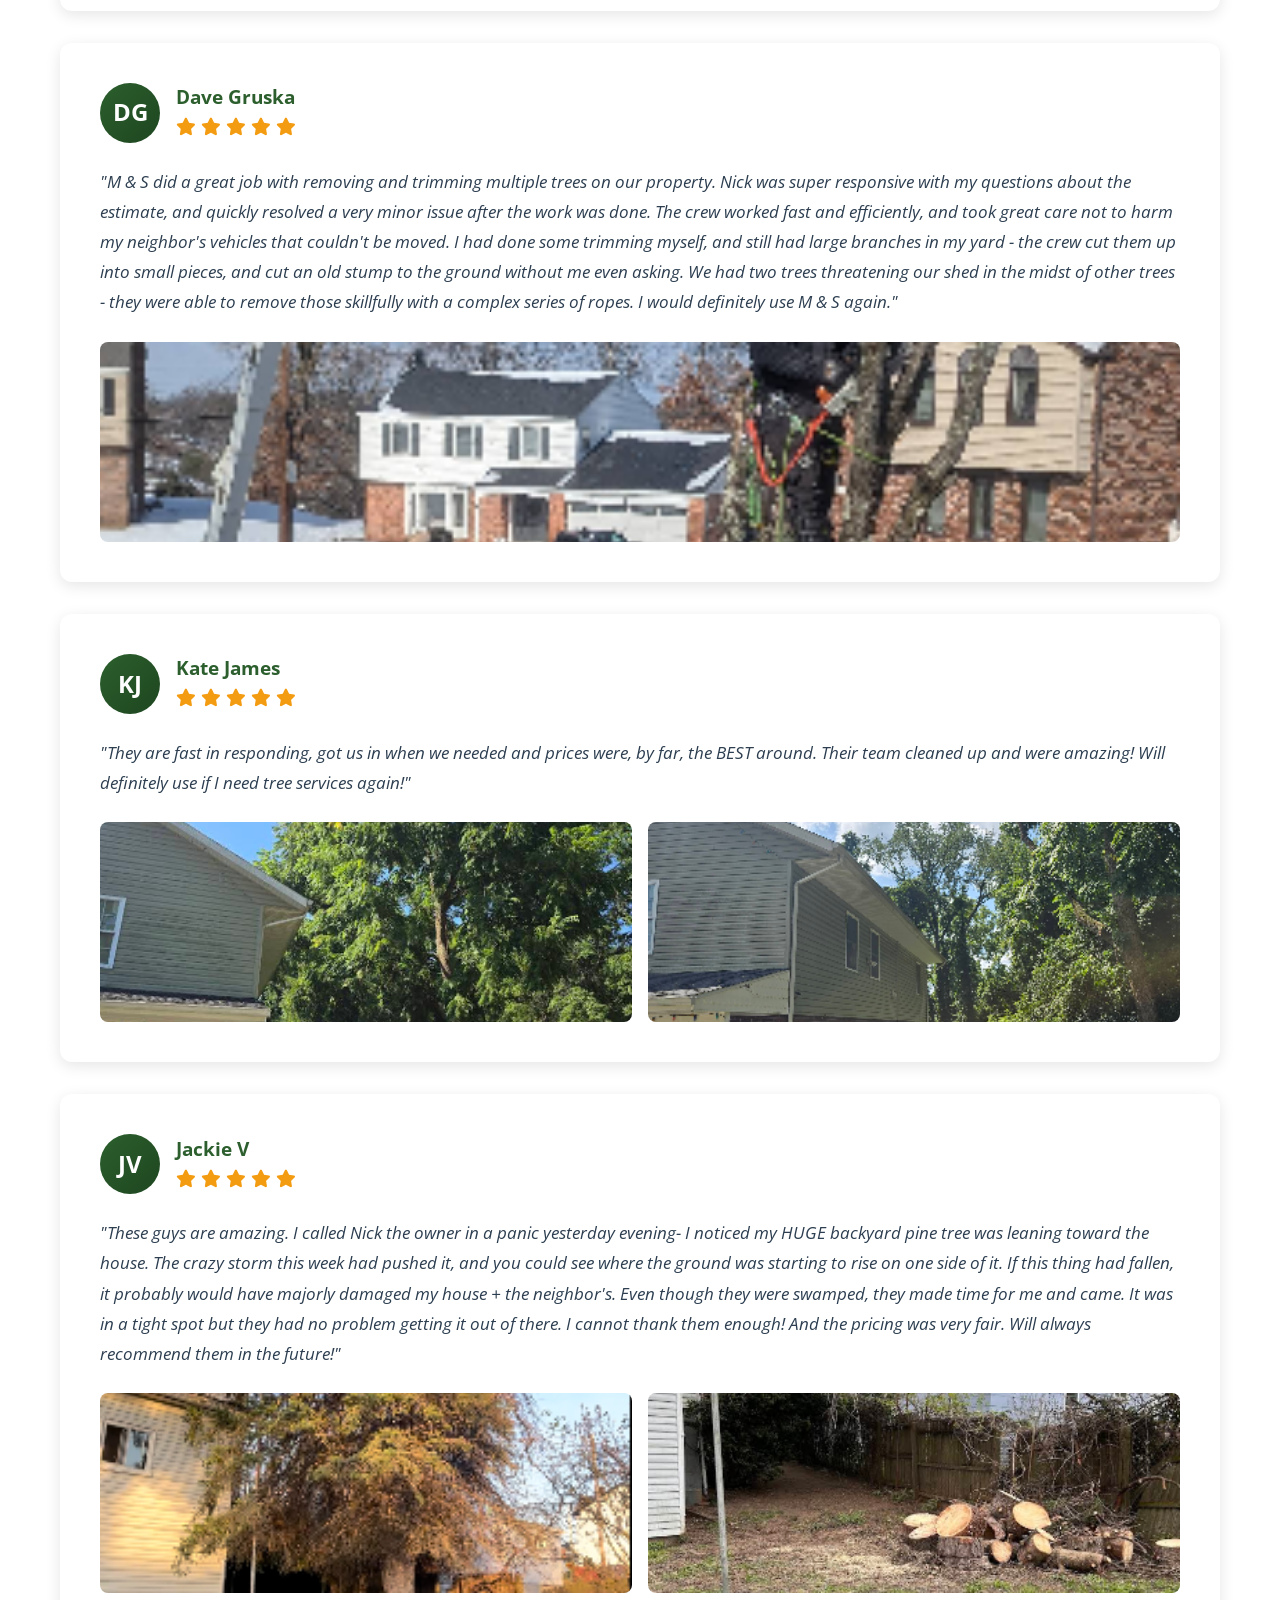
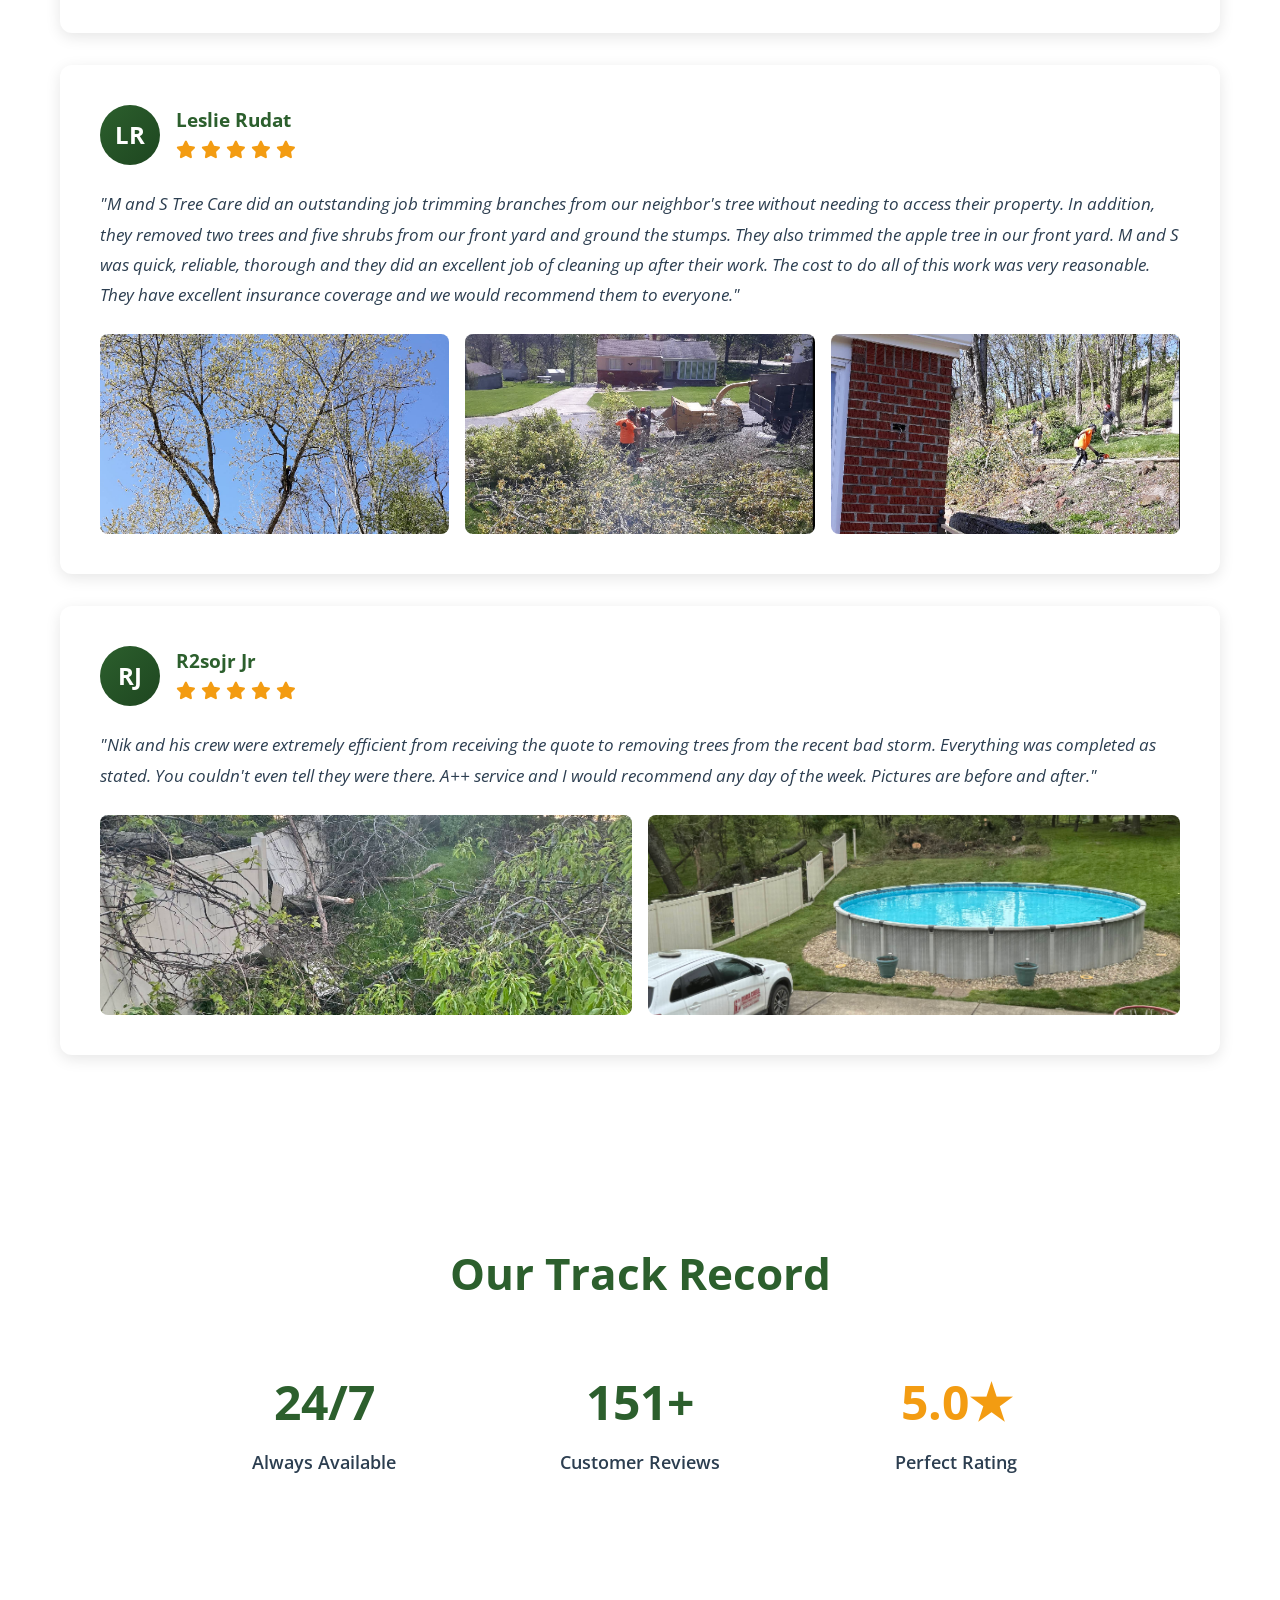
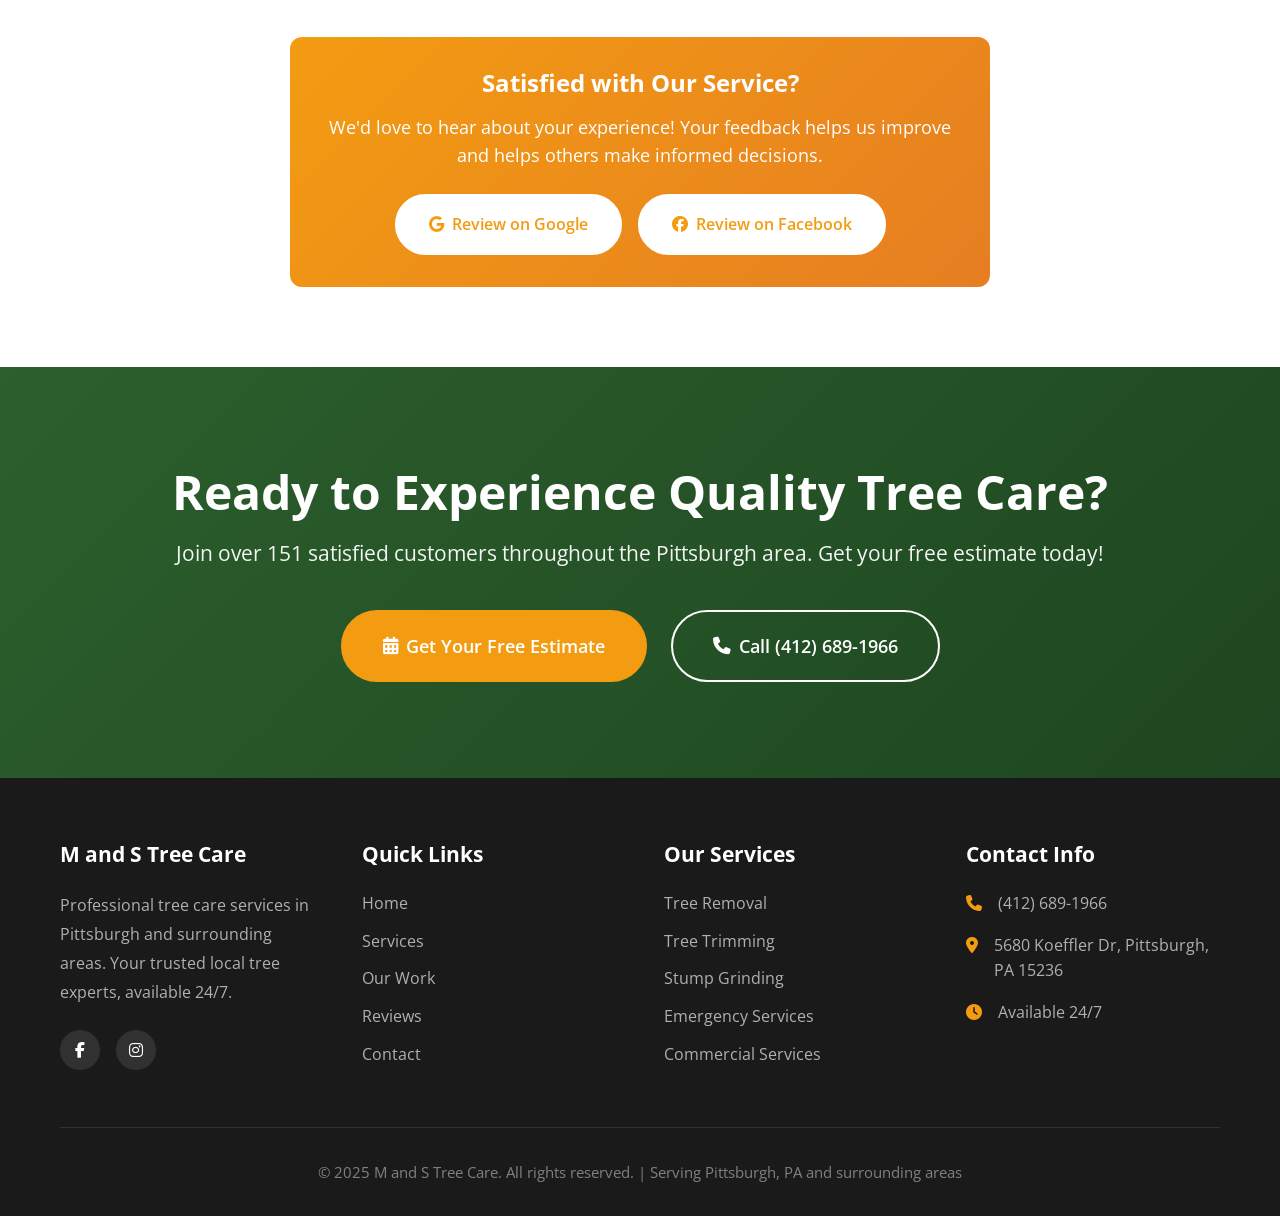
<file: testimonials.html>
<!DOCTYPE html>
<html lang="en">
<head>
    <meta charset="UTF-8">
    <meta name="viewport" content="width=device-width, initial-scale=1.0">
    <meta name="description" content="Read reviews from satisfied customers of M and S Tree Care in Pittsburgh, PA. 5.0 rating with 151 reviews. See why we're the trusted choice for tree care services.">
    <title>Customer Reviews | M and S Tree Care | Pittsburgh, PA</title>
    <link rel="preconnect" href="https://fonts.googleapis.com">
    <link rel="preconnect" href="https://fonts.gstatic.com" crossorigin>
    <link href="https://fonts.googleapis.com/css2?family=Open Sans:wght@400;600;700&family=Roboto:wght@300;400;500;700&display=swap" rel="stylesheet">
    <link rel="stylesheet" href="https://cdnjs.cloudflare.com/ajax/libs/font-awesome/6.4.0/css/all.min.css">
    <link rel="stylesheet" href="styles.css">
</head>
<body>
    <!-- Header -->
    <header class="site-header">
        <div class="container">
            <div class="header-content">
                <div class="logo">
                    <h1><a href="index.html">M and S Tree Care</a></h1>
                    <p class="tagline">Pittsburgh Tree Service Since 2015</p>
                </div>
                <button class="menu-toggle" onclick="toggleMenu()" aria-label="Toggle menu">
                    <span></span>
                    <span></span>
                    <span></span>
                </button>
                <nav class="main-nav">
                    <ul id="nav-menu">
                        <li><a href="index.html">Home</a></li>
                        <li><a href="services.html">Services</a></li>
                        <li><a href="gallery.html">Our Work</a></li>
                        <li><a href="testimonials.html" class="active">Reviews (151)</a></li>
                        <li><a href="contact.html">Contact</a></li>
                    </ul>
                </nav>
            </div>
        </div>
    </header>

    <!-- Page Hero -->
    <section class="page-hero">
        <div class="hero-overlay"></div>
        <div class="hero-content">
            <div class="container">
                <h1 class="page-title">Customer Reviews</h1>
                <p class="page-subtitle">See what our satisfied customers have to say - 5.0 rating with 151 reviews!</p>
            </div>
        </div>
    </section>

    <!-- Testimonials Section -->
    <section style="padding: 5rem 0;">
        <div class="container">
            <div class="section-header">
                <h2>What Our Customers Say</h2>
                <p class="section-subtitle">Real reviews from real customers throughout the Pittsburgh area</p>
            </div>

            <!-- Testimonial 1 - Rose Marie Popovich -->
            <div class="testimonial-card">
                <div class="testimonial-header">
                    <div class="testimonial-avatar">RP</div>
                    <div class="testimonial-info">
                        <h3>Rose Marie Popovich</h3>
                        <div class="testimonial-stars">
                            <i class="fas fa-star"></i>
                            <i class="fas fa-star"></i>
                            <i class="fas fa-star"></i>
                            <i class="fas fa-star"></i>
                            <i class="fas fa-star"></i>
                        </div>
                    </div>
                </div>
                <p class="testimonial-text">"M&S Tree Care did an amazing job on trees in our backyard. The one tree was huge, right beside our back deck and was really tall. The other was right beside our shed and was two trees together. My inquiry for a quote was responded to quickly - Nick came right when he said he would, gave me a quote right on the spot, provided evidence of insurance, kept me up-to-date on timing based on the weather, and completed the job timely... I was really impressed by the service and once they were gone, there was no evidence there was a tree or any of those logs in my yard. This truly was a pleasurable business arrangement, and the price was as good as the work. 5 Stars are well deserved."</p>
                <div class="testimonial-images">
                    <img src="images/large-tree-trunks-ground.jpg" alt="Large tree trunks removed">
                    <img src="images/half-tree-front-house.jpg" alt="Tree removal near house">
                </div>
            </div>

            <!-- Testimonial 2 - Travis Ratica -->
            <div class="testimonial-card">
                <div class="testimonial-header">
                    <div class="testimonial-avatar">TR</div>
                    <div class="testimonial-info">
                        <h3>Travis Ratica</h3>
                        <div class="testimonial-stars">
                            <i class="fas fa-star"></i>
                            <i class="fas fa-star"></i>
                            <i class="fas fa-star"></i>
                            <i class="fas fa-star"></i>
                            <i class="fas fa-star"></i>
                        </div>
                    </div>
                </div>
                <p class="testimonial-text">"Nick and the guys were awesome!!! Great crew that works like a well oiled machine. We had numerous large trees in our yard that needed trimmed and 3 that needed removed completely. These guys came in and knocked it out in about 4 hours. They were all very communicative and kept me involved in the process, asking where and how I wanted things cut, very nice. All the guys were very polite and nice to talk to and they all did an amazing job. Truly transformed my entire yard. The best part of the entire thing was that they give us an old climbing line and tied it off on of the tree limbs for my kids to have a rope swing in the yard. Couldn't be happier. I've already talked to Nick about future tree projects which we will be doing in the fall. Highly recommend these guys, you wont be disappointed. UPDATE: Nick and the guys have now been to our house 3 times since this last review. Twice for removal and trimming and once for an emergency removal after a storm. I am 1000% satisfied every single time. This last time they dropped several really really massive trees that were overhanging power lines and made it look easy. The crew is great and these guys really know what they are doing. If you need any type of tree work done, call M&S. Best value of any home project I have done."</p>
                <div class="testimonial-images">
                    <img src="images/man-chainsaw-tree-equipment.jpg" alt="Professional tree work with chainsaw">
                    <img src="images/two-men-in-tree.jpg" alt="Two professionals working together">
                </div>
            </div>

            <!-- Testimonial 3 - Ruslan Khatipov -->
            <div class="testimonial-card">
                <div class="testimonial-header">
                    <div class="testimonial-avatar">RK</div>
                    <div class="testimonial-info">
                        <h3>Ruslan Khatipov</h3>
                        <div class="testimonial-stars">
                            <i class="fas fa-star"></i>
                            <i class="fas fa-star"></i>
                            <i class="fas fa-star"></i>
                            <i class="fas fa-star"></i>
                            <i class="fas fa-star"></i>
                        </div>
                    </div>
                </div>
                <p class="testimonial-text">"The entire process with M and S was smooth and professional. I received a very reasonable quote from the owner, Nick, for 2 trees that needed trimming. One was hanging over my roof, the other was starting to get too close to power lines. He was very knowledgeable and helpful, providing insightful info on the trees of my property. On the day of the action, Nick and his crew came by on time and worked swiftly. The crew was a well oiled machine, carefully removing branches around powerlines and a 2nd story roof. Within 2 hours, the crew was cleaning up after themselves, leaving the property cleaner than they found it. All of the small branches, twigs and leaves were broken down in a chipper and hauled off, while some of the thicker branch segments were cut up and left of the property. This is ideal as I will be able to burn it in the future. Overall, I was very happy with the service and I recommend anyone in the Pittsburgh area to call them up. Cheers!"</p>
                <div class="testimonial-images">
                    <img src="images/machinery-on-driveway.jpg" alt="Professional tree service equipment">
                </div>
            </div>

            <!-- Testimonial 4 - Donna Grilli -->
            <div class="testimonial-card">
                <div class="testimonial-header">
                    <div class="testimonial-avatar">DG</div>
                    <div class="testimonial-info">
                        <h3>Donna Grilli</h3>
                        <div class="testimonial-stars">
                            <i class="fas fa-star"></i>
                            <i class="fas fa-star"></i>
                            <i class="fas fa-star"></i>
                            <i class="fas fa-star"></i>
                            <i class="fas fa-star"></i>
                        </div>
                    </div>
                </div>
                <p class="testimonial-text">"We had M&S tree service out today to trim some trees back from the house and completely remove a few as well. I have nothing but great things to say about Nick and his crew. On time, very efficient and respectful and right on the mark with the estimate. I felt this job had some challenges since I live right next to a cemetery and the tombstones presented some concerns. The team was careful and all was good. Something I found funny, one of the workers asked if I wanted a particular pine cut to the ground, my husband told him jokingly, just high enough to sit on. Picture below of the tree! I'll sand it smooth and perfect place for a planter perhaps. I DEFINITELY use M&S Tree Service again"</p>
                <div class="owner-response">
                    <strong>Response from owner:</strong> "Hahah thanks Donna enjoy the chair !!!"
                </div>
                <div class="testimonial-images">
                    <img src="images/tree-stump-chair.jpg" alt="Creative tree stump chair">
                    <img src="images/tree-with-ropes-fastened.jpg" alt="Tree secured with ropes">
                </div>
            </div>

            <!-- Testimonial 5 - Dave Gruska -->
            <div class="testimonial-card">
                <div class="testimonial-header">
                    <div class="testimonial-avatar">DG</div>
                    <div class="testimonial-info">
                        <h3>Dave Gruska</h3>
                        <div class="testimonial-stars">
                            <i class="fas fa-star"></i>
                            <i class="fas fa-star"></i>
                            <i class="fas fa-star"></i>
                            <i class="fas fa-star"></i>
                            <i class="fas fa-star"></i>
                        </div>
                    </div>
                </div>
                <p class="testimonial-text">"M & S did a great job with removing and trimming multiple trees on our property. Nick was super responsive with my questions about the estimate, and quickly resolved a very minor issue after the work was done. The crew worked fast and efficiently, and took great care not to harm my neighbor's vehicles that couldn't be moved. I had done some trimming myself, and still had large branches in my yard - the crew cut them up into small pieces, and cut an old stump to the ground without me even asking. We had two trees threatening our shed in the midst of other trees - they were able to remove those skillfully with a complex series of ropes. I would definitely use M & S again."</p>
                <div class="testimonial-images">
                    <img src="images/man-in-tree-with-crane.jpg" alt="Professional tree removal with crane">
                </div>
            </div>

            <!-- Testimonial 6 - Kate James -->
            <div class="testimonial-card">
                <div class="testimonial-header">
                    <div class="testimonial-avatar">KJ</div>
                    <div class="testimonial-info">
                        <h3>Kate James</h3>
                        <div class="testimonial-stars">
                            <i class="fas fa-star"></i>
                            <i class="fas fa-star"></i>
                            <i class="fas fa-star"></i>
                            <i class="fas fa-star"></i>
                            <i class="fas fa-star"></i>
                        </div>
                    </div>
                </div>
                <p class="testimonial-text">"They are fast in responding, got us in when we needed and prices were, by far, the BEST around. Their team cleaned up and were amazing! Will definitely use if I need tree services again!"</p>
                <div class="testimonial-images">
                    <img src="images/landscape-before-tree.jpg" alt="Before tree removal">
                    <img src="images/landscape-after-tree.jpg" alt="After tree removal - clean">
                </div>
            </div>

            <!-- Testimonial 7 - Jackie V -->
            <div class="testimonial-card">
                <div class="testimonial-header">
                    <div class="testimonial-avatar">JV</div>
                    <div class="testimonial-info">
                        <h3>Jackie V</h3>
                        <div class="testimonial-stars">
                            <i class="fas fa-star"></i>
                            <i class="fas fa-star"></i>
                            <i class="fas fa-star"></i>
                            <i class="fas fa-star"></i>
                            <i class="fas fa-star"></i>
                        </div>
                    </div>
                </div>
                <p class="testimonial-text">"These guys are amazing. I called Nick the owner in a panic yesterday evening- I noticed my HUGE backyard pine tree was leaning toward the house. The crazy storm this week had pushed it, and you could see where the ground was starting to rise on one side of it. If this thing had fallen, it probably would have majorly damaged my house + the neighbor's. Even though they were swamped, they made time for me and came. It was in a tight spot but they had no problem getting it out of there. I cannot thank them enough! And the pricing was very fair. Will always recommend them in the future!"</p>
                <div class="testimonial-images">
                    <img src="images/large-tree-standing.jpg" alt="Large leaning tree">
                    <img src="images/tree-removed-logs.jpg" alt="Tree safely removed">
                </div>
            </div>

            <!-- Testimonial 8 - Leslie Rudat -->
            <div class="testimonial-card">
                <div class="testimonial-header">
                    <div class="testimonial-avatar">LR</div>
                    <div class="testimonial-info">
                        <h3>Leslie Rudat</h3>
                        <div class="testimonial-stars">
                            <i class="fas fa-star"></i>
                            <i class="fas fa-star"></i>
                            <i class="fas fa-star"></i>
                            <i class="fas fa-star"></i>
                            <i class="fas fa-star"></i>
                        </div>
                    </div>
                </div>
                <p class="testimonial-text">"M and S Tree Care did an outstanding job trimming branches from our neighbor's tree without needing to access their property. In addition, they removed two trees and five shrubs from our front yard and ground the stumps. They also trimmed the apple tree in our front yard. M and S was quick, reliable, thorough and they did an excellent job of cleaning up after their work. The cost to do all of this work was very reasonable. They have excellent insurance coverage and we would recommend them to everyone."</p>
                <div class="testimonial-images">
                    <img src="images/man-in-tree-working.jpg" alt="Professional tree trimming">
                    <img src="images/branches-front-lawn-chipper.jpg" alt="Branches and wood chipper">
                    <img src="images/man-with-branches-back-lawn.jpg" alt="Cleanup in progress">
                </div>
            </div>

            <!-- Testimonial 9 - R2sojr Jr -->
            <div class="testimonial-card">
                <div class="testimonial-header">
                    <div class="testimonial-avatar">RJ</div>
                    <div class="testimonial-info">
                        <h3>R2sojr Jr</h3>
                        <div class="testimonial-stars">
                            <i class="fas fa-star"></i>
                            <i class="fas fa-star"></i>
                            <i class="fas fa-star"></i>
                            <i class="fas fa-star"></i>
                            <i class="fas fa-star"></i>
                        </div>
                    </div>
                </div>
                <p class="testimonial-text">"Nik and his crew were extremely efficient from receiving the quote to removing trees from the recent bad storm. Everything was completed as stated. You couldn't even tell they were there. A++ service and I would recommend any day of the week. Pictures are before and after."</p>
                <div class="testimonial-images">
                    <img src="images/branches-on-grass-before.jpg" alt="Storm damage before cleanup">
                    <img src="images/grass-clean-after.jpg" alt="Property after cleanup - spotless">
                </div>
            </div>
        </div>
    </section>

    <!-- Stats Section -->
    <section class="section-alt" style="padding: 5rem 0;">
        <div class="container">
            <div class="section-header">
                <h2>Our Track Record</h2>
            </div>
            
            <div style="display: grid; grid-template-columns: repeat(auto-fit, minmax(200px, 1fr)); gap: 3rem; text-align: center; max-width: 900px; margin: 0 auto;">
                <div>
                    <div style="font-size: 3rem; color: var(--primary-color); font-weight: 700; margin-bottom: 0.5rem;">24/7</div>
                    <p style="font-size: 1.1rem; color: var(--text-dark); font-weight: 600;">Always Available</p>
                </div>
                <div>
                    <div style="font-size: 3rem; color: var(--primary-color); font-weight: 700; margin-bottom: 0.5rem;">151+</div>
                    <p style="font-size: 1.1rem; color: var(--text-dark); font-weight: 600;">Customer Reviews</p>
                </div>
                <div>
                    <div style="font-size: 3rem; color: var(--secondary-color); font-weight: 700; margin-bottom: 0.5rem;">5.0★</div>
                    <p style="font-size: 1.1rem; color: var(--text-dark); font-weight: 600;">Perfect Rating</p>
                </div>
            </div>
        </div>
    </section>

    <!-- Leave a Review CTA -->
    <section style="padding: 5rem 0;">
        <div class="container">
            <div class="cta-box" style="max-width: 700px; margin: 0 auto;">
                <h2 style="color: white; margin-bottom: 1rem;">Satisfied with Our Service?</h2>
                <p style="margin-bottom: 1.5rem; font-size: 1.1rem;">We'd love to hear about your experience! Your feedback helps us improve and helps others make informed decisions.</p>
                <div style="display: flex; gap: 1rem; justify-content: center; flex-wrap: wrap;">
                    <a href="#" class="btn" style="background: white; color: var(--secondary-color); border-color: white;">
                        <i class="fab fa-google"></i>
                        Review on Google
                    </a>
                    <a href="#" class="btn" style="background: white; color: var(--secondary-color); border-color: white;">
                        <i class="fab fa-facebook"></i>
                        Review on Facebook
                    </a>
                </div>
            </div>
        </div>
    </section>

    <!-- CTA Section -->
    <section class="cta-section">
        <div class="container">
            <div class="cta-content">
                <h2>Ready to Experience Quality Tree Care?</h2>
                <p>Join over 151 satisfied customers throughout the Pittsburgh area. Get your free estimate today!</p>
                <div class="cta-buttons">
                    <a href="contact.html" class="btn btn-primary btn-large">
                        <i class="fas fa-calendar-alt"></i>
                        Get Your Free Estimate
                    </a>
                    <a href="tel:+14126891966" class="btn btn-secondary btn-large">
                        <i class="fas fa-phone"></i>
                        Call (412) 689-1966
                    </a>
                </div>
            </div>
        </div>
    </section>

    <!-- Footer -->
    <footer class="site-footer">
        <div class="container">
            <div class="footer-content">
                <div class="footer-section">
                    <h3>M and S Tree Care</h3>
                    <p>Professional tree care services in Pittsburgh and surrounding areas. Your trusted local tree experts, available 24/7.</p>
                    <div class="footer-social">
                        <a href="#" aria-label="Facebook"><i class="fab fa-facebook-f"></i></a>
                        <a href="#" aria-label="Instagram"><i class="fab fa-instagram"></i></a>
                    </div>
                </div>
                
                <div class="footer-section">
                    <h3>Quick Links</h3>
                    <ul>
                        <li><a href="index.html">Home</a></li>
                        <li><a href="services.html">Services</a></li>
                        <li><a href="gallery.html">Our Work</a></li>
                        <li><a href="testimonials.html">Reviews</a></li>
                        <li><a href="contact.html">Contact</a></li>
                    </ul>
                </div>
                
                <div class="footer-section">
                    <h3>Our Services</h3>
                    <ul>
                        <li><a href="services.html#tree-removal">Tree Removal</a></li>
                        <li><a href="services.html#tree-trimming">Tree Trimming</a></li>
                        <li><a href="services.html#stump-grinding">Stump Grinding</a></li>
                        <li><a href="services.html#emergency">Emergency Services</a></li>
                        <li><a href="services.html#commercial">Commercial Services</a></li>
                    </ul>
                </div>
                
                <div class="footer-section">
                    <h3>Contact Info</h3>
                    <ul class="contact-info">
                        <li>
                            <i class="fas fa-phone"></i>
                            <a href="tel:+14126891966">(412) 689-1966</a>
                        </li>
                        <li>
                            <i class="fas fa-map-marker-alt"></i>
                            5680 Koeffler Dr, Pittsburgh, PA 15236
                        </li>
                        <li>
                            <i class="fas fa-clock"></i>
                            Available 24/7
                        </li>
                    </ul>
                </div>
            </div>
            
            <div class="footer-bottom">
                <p>&copy; 2025 M and S Tree Care. All rights reserved. | Serving Pittsburgh, PA and surrounding areas</p>
            </div>
        </div>
    </footer>

    <script src="script.js"></script>
</body>
</html>
</file>
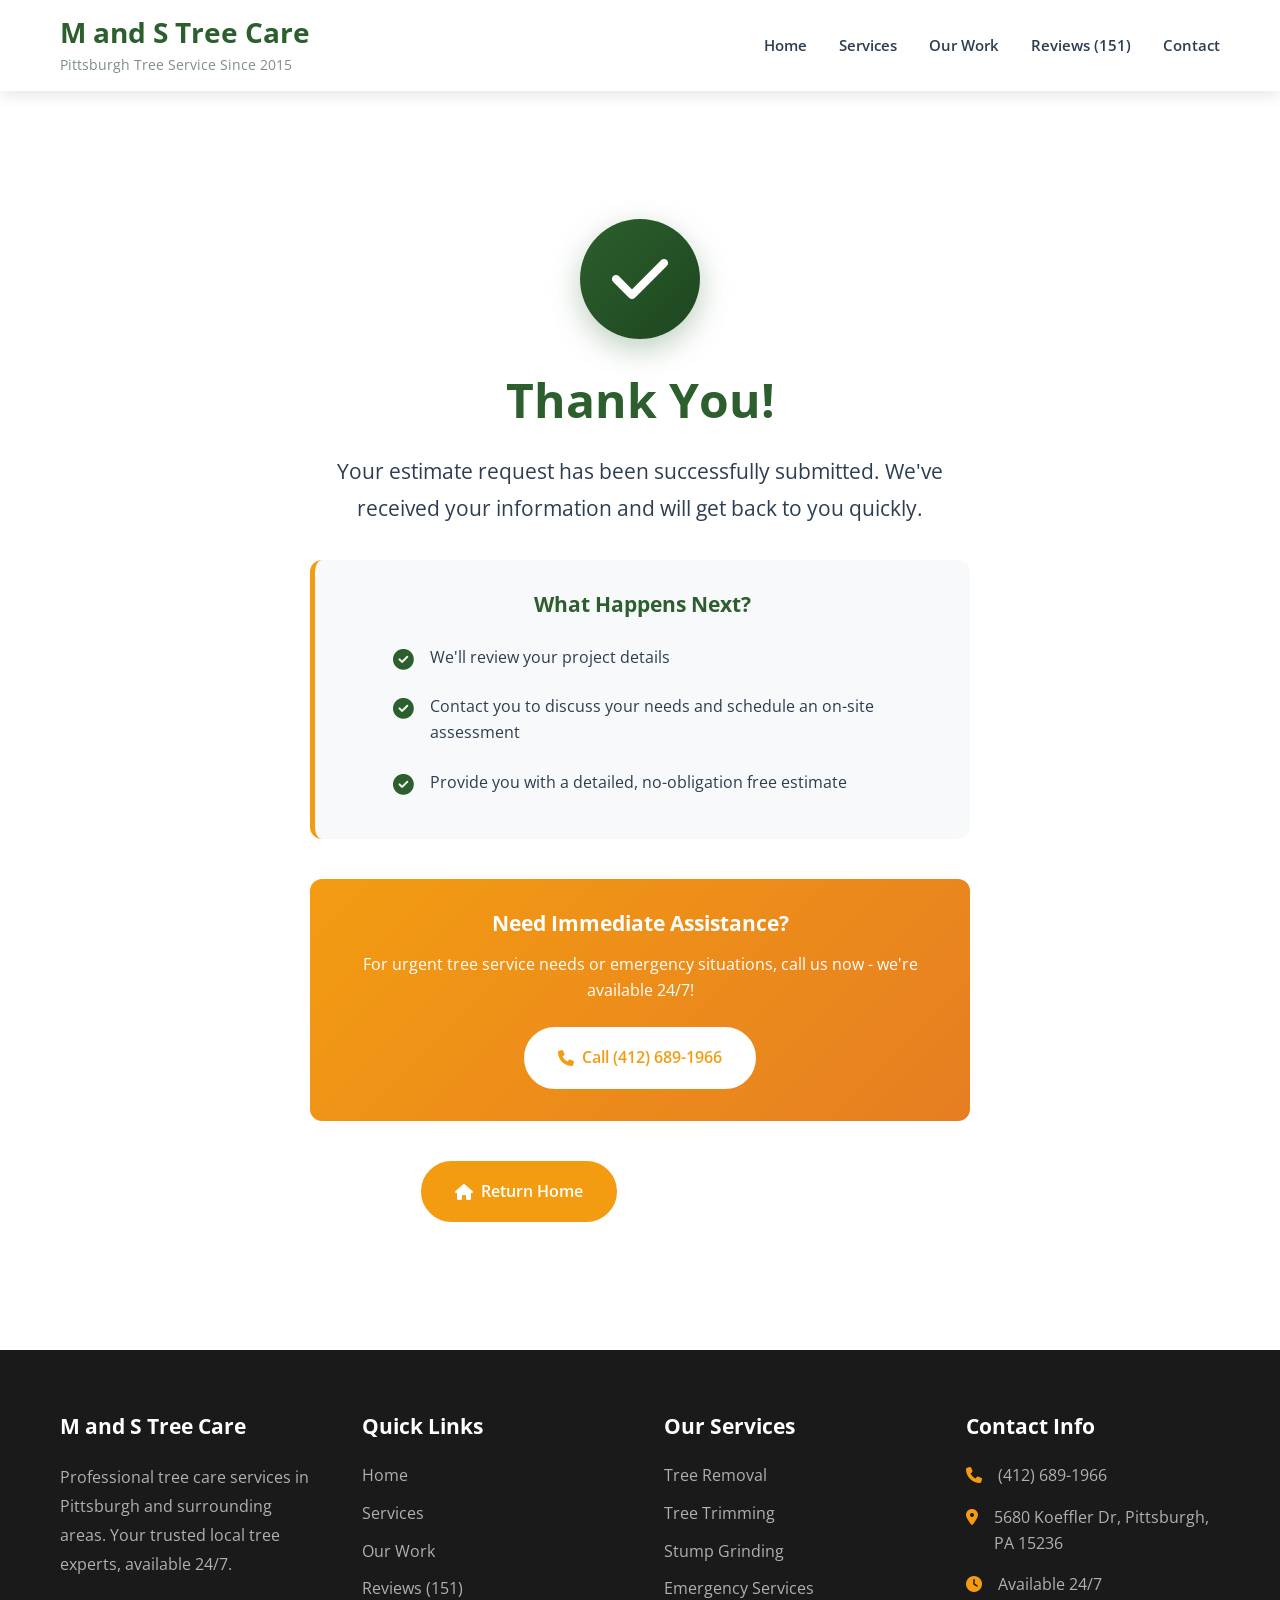
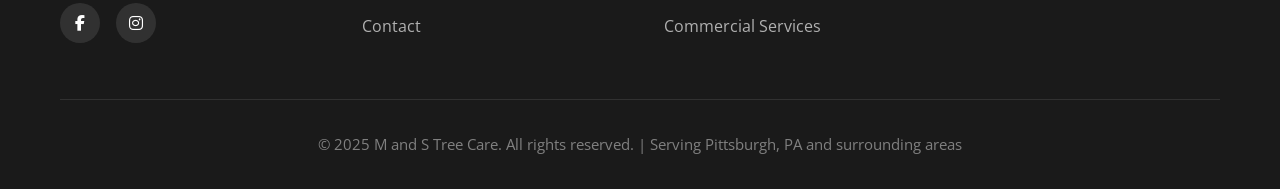
<file: thank-you.html>
<!DOCTYPE html>
<html lang="en">
<head>
    <meta charset="UTF-8">
    <meta name="viewport" content="width=device-width, initial-scale=1.0">
    <title>Thank You | M and S Tree Care</title>
    <link rel="preconnect" href="https://fonts.googleapis.com">
    <link rel="preconnect" href="https://fonts.gstatic.com" crossorigin>
    <link href="https://fonts.googleapis.com/css2?family=Open Sans:wght@400;600;700&family=Roboto:wght@300;400;500;700&display=swap" rel="stylesheet">
    <link rel="stylesheet" href="https://cdnjs.cloudflare.com/ajax/libs/font-awesome/6.4.0/css/all.min.css">
    <link rel="stylesheet" href="styles.css">
</head>
<body>
    <!-- Header -->
    <header class="site-header">
        <div class="container">
            <div class="header-content">
                <div class="logo">
                    <h1><a href="index.html">M and S Tree Care</a></h1>
                    <p class="tagline">Pittsburgh Tree Service Since 2015</p>
                </div>
                <button class="menu-toggle" onclick="toggleMenu()" aria-label="Toggle menu">
                    <span></span>
                    <span></span>
                    <span></span>
                </button>
                <nav class="main-nav">
                    <ul id="nav-menu">
                        <li><a href="index.html">Home</a></li>
                        <li><a href="services.html">Services</a></li>
                        <li><a href="gallery.html">Our Work</a></li>
                        <li><a href="testimonials.html">Reviews (151)</a></li>
                        <li><a href="contact.html">Contact</a></li>
                    </ul>
                </nav>
            </div>
        </div>
    </header>

    <!-- Thank You Section -->
    <section style="padding: 8rem 0; text-align: center;">
        <div class="container" style="max-width: 700px;">
            <div style="width: 120px; height: 120px; margin: 0 auto 2rem; background: linear-gradient(135deg, var(--primary-color), var(--primary-dark)); border-radius: 50%; display: flex; align-items: center; justify-content: center; box-shadow: 0 10px 30px rgba(44, 95, 45, 0.3);">
                <i class="fas fa-check" style="font-size: 4rem; color: white;"></i>
            </div>
            
            <h1 style="font-size: 3rem; color: var(--primary-color); margin-bottom: 1.5rem;">Thank You!</h1>
            
            <p style="font-size: 1.3rem; margin-bottom: 2rem; color: var(--text-dark); line-height: 1.8;">
                Your estimate request has been successfully submitted. We've received your information and will get back to you quickly.
            </p>
            
            <div style="background: var(--background-light); padding: 2rem; border-radius: 12px; margin-bottom: 2.5rem; border-left: 5px solid var(--secondary-color);">
                <h3 style="color: var(--primary-color); margin-bottom: 1rem; font-size: 1.3rem;">What Happens Next?</h3>
                <ul style="list-style: none; text-align: left; max-width: 500px; margin: 0 auto;">
                    <li style="padding: 0.75rem 0; display: flex; align-items: start; gap: 1rem;">
                        <i class="fas fa-check-circle" style="color: var(--primary-color); font-size: 1.3rem; margin-top: 0.25rem;"></i>
                        <span>We'll review your project details</span>
                    </li>
                    <li style="padding: 0.75rem 0; display: flex; align-items: start; gap: 1rem;">
                        <i class="fas fa-check-circle" style="color: var(--primary-color); font-size: 1.3rem; margin-top: 0.25rem;"></i>
                        <span>Contact you to discuss your needs and schedule an on-site assessment</span>
                    </li>
                    <li style="padding: 0.75rem 0; display: flex; align-items: start; gap: 1rem;">
                        <i class="fas fa-check-circle" style="color: var(--primary-color); font-size: 1.3rem; margin-top: 0.25rem;"></i>
                        <span>Provide you with a detailed, no-obligation free estimate</span>
                    </li>
                </ul>
            </div>
            
            <div style="background: linear-gradient(135deg, var(--secondary-color), #e67e22); color: white; padding: 2rem; border-radius: 12px; margin-bottom: 2.5rem;">
                <h3 style="color: white; margin-bottom: 1rem; font-size: 1.3rem;">Need Immediate Assistance?</h3>
                <p style="margin-bottom: 1.5rem;">For urgent tree service needs or emergency situations, call us now - we're available 24/7!</p>
                <a href="tel:+14126891966" class="btn" style="background: white; color: var(--secondary-color); border-color: white;">
                    <i class="fas fa-phone"></i>
                    Call (412) 689-1966
                </a>
            </div>
            
            <div style="display: flex; gap: 1rem; justify-content: center; flex-wrap: wrap;">
                <a href="index.html" class="btn btn-primary">
                    <i class="fas fa-home"></i>
                    Return Home
                </a>
                <a href="services.html" class="btn btn-secondary">
                    <i class="fas fa-tree"></i>
                    View Our Services
                </a>
            </div>
        </div>
    </section>

    <!-- Footer -->
    <footer class="site-footer">
        <div class="container">
            <div class="footer-content">
                <div class="footer-section">
                    <h3>M and S Tree Care</h3>
                    <p>Professional tree care services in Pittsburgh and surrounding areas. Your trusted local tree experts, available 24/7.</p>
                    <div class="footer-social">
                        <a href="#" aria-label="Facebook"><i class="fab fa-facebook-f"></i></a>
                        <a href="#" aria-label="Instagram"><i class="fab fa-instagram"></i></a>
                    </div>
                </div>
                
                <div class="footer-section">
                    <h3>Quick Links</h3>
                    <ul>
                        <li><a href="index.html">Home</a></li>
                        <li><a href="services.html">Services</a></li>
                        <li><a href="gallery.html">Our Work</a></li>
                        <li><a href="testimonials.html">Reviews (151)</a></li>
                        <li><a href="contact.html">Contact</a></li>
                    </ul>
                </div>
                
                <div class="footer-section">
                    <h3>Our Services</h3>
                    <ul>
                        <li><a href="services.html#tree-removal">Tree Removal</a></li>
                        <li><a href="services.html#tree-trimming">Tree Trimming</a></li>
                        <li><a href="services.html#stump-grinding">Stump Grinding</a></li>
                        <li><a href="services.html#emergency">Emergency Services</a></li>
                        <li><a href="services.html#commercial">Commercial Services</a></li>
                    </ul>
                </div>
                
                <div class="footer-section">
                    <h3>Contact Info</h3>
                    <ul class="contact-info">
                        <li>
                            <i class="fas fa-phone"></i>
                            <a href="tel:+14126891966">(412) 689-1966</a>
                        </li>
                        <li>
                            <i class="fas fa-map-marker-alt"></i>
                            5680 Koeffler Dr, Pittsburgh, PA 15236
                        </li>
                        <li>
                            <i class="fas fa-clock"></i>
                            Available 24/7
                        </li>
                    </ul>
                </div>
            </div>
            
            <div class="footer-bottom">
                <p>&copy; 2025 M and S Tree Care. All rights reserved. | Serving Pittsburgh, PA and surrounding areas</p>
            </div>
        </div>
    </footer>

    <script src="script.js"></script>
</body>
</html>
</file>
<file: styles.css>
/* M and S Tree Care - Updated Stylesheet */

/* ===== CSS RESET & BASE STYLES ===== */
* {
    margin: 0;
    padding: 0;
    box-sizing: border-box;
}

:root {
    --primary-color: #2c5f2d;
    --primary-dark: #1e4620;
    --secondary-color: #f39c12;
    --text-dark: #2c3e50;
    --text-light: #7f8c8d;
    --background-light: #f8f9fa;
    --white: #ffffff;
    --shadow: 0 4px 15px rgba(0,0,0,0.1);
    --shadow-lg: 0 10px 30px rgba(0,0,0,0.15);
}

body {
    font-family: 'Open Sans', Arial, sans-serif;
    line-height: 1.6;
    color: var(--text-dark);
    overflow-x: hidden;
}

.container {
    max-width: 1200px;
    margin: 0 auto;
    padding: 0 20px;
}

h1, h2, h3, h4, h5, h6 {
    font-family: 'Open Sans', sans-serif;
    font-weight: 700;
    line-height: 1.2;
}

img {
    max-width: 100%;
    height: auto;
    display: block;
}

video {
    max-width: 100%;
    height: auto;
    display: block;
}

a {
    text-decoration: none;
    color: inherit;
    transition: all 0.3s ease;
}

/* ===== HEADER ===== */
.site-header {
    background: var(--white);
    box-shadow: var(--shadow);
    position: sticky;
    top: 0;
    z-index: 1000;
    padding: 1rem 0;
}

.header-content {
    display: flex;
    justify-content: space-between;
    align-items: center;
}

.logo h1 {
    font-size: 1.75rem;
    color: var(--primary-color);
    margin-bottom: 0.25rem;
}

.logo h1 a {
    color: var(--primary-color);
}

.logo h1 a:hover {
    color: var(--secondary-color);
}

.logo .tagline {
    font-size: 0.85rem;
    color: var(--text-light);
    font-weight: 400;
}

/* Navigation */
.main-nav ul {
    list-style: none;
    display: flex;
    gap: 2rem;
    align-items: center;
}

.main-nav a {
    color: var(--text-dark);
    font-weight: 600;
    font-size: 0.95rem;
    padding: 0.5rem 0;
    position: relative;
}

.main-nav a::after {
    content: '';
    position: absolute;
    bottom: 0;
    left: 0;
    width: 0;
    height: 2px;
    background: var(--primary-color);
    transition: width 0.3s ease;
}

.main-nav a:hover::after,
.main-nav a.active::after {
    width: 100%;
}

.main-nav a:hover,
.main-nav a.active {
    color: var(--primary-color);
}

/* Mobile Menu Toggle */
.menu-toggle {
    display: none;
    flex-direction: column;
    gap: 5px;
    background: none;
    border: none;
    cursor: pointer;
    padding: 5px;
}

.menu-toggle span {
    width: 30px;
    height: 3px;
    background: var(--primary-color);
    transition: all 0.3s ease;
    border-radius: 3px;
}

/* ===== HERO SLIDESHOW ===== */
.hero-slideshow {
    position: relative;
    height: 70vh;
    min-height: 600px;
    overflow: hidden;
}

.slideshow-container {
    position: relative;
    width: 100%;
    height: 100%;
}

.slide {
    display: none;
    position: absolute;
    width: 100%;
    height: 100%;
}

.slide.active {
    display: block;
}

.slide img {
    width: 100%;
    height: 100%;
    object-fit: cover;
}

.hero-overlay {
    position: absolute;
    top: 0;
    left: 0;
    right: 0;
    bottom: 0;
    background: linear-gradient(135deg, rgba(44, 95, 45, 0.6), rgba(30, 70, 32, 0.6));
}

.hero-content {
    position: absolute;
    top: 50%;
    left: 50%;
    transform: translate(-50%, -50%);
    width: 100%;
    text-align: center;
    z-index: 2;
    color: var(--white);
}

.hero-title {
    font-size: 3.5rem;
    font-weight: 700;
    margin-bottom: 1rem;
    text-shadow: 2px 2px 4px rgba(0,0,0,0.4);
}

.hero-subtitle {
    font-size: 1.4rem;
    margin-bottom: 2.5rem;
    font-weight: 400;
    text-shadow: 1px 1px 2px rgba(0,0,0,0.4);
}

.hero-buttons {
    display: flex;
    gap: 1.5rem;
    justify-content: center;
    flex-wrap: wrap;
}

.slideshow-dots {
    position: absolute;
    bottom: 30px;
    left: 50%;
    transform: translateX(-50%);
    z-index: 3;
    display: flex;
    gap: 12px;
}

.dot {
    width: 12px;
    height: 12px;
    border-radius: 50%;
    background: rgba(255, 255, 255, 0.5);
    cursor: pointer;
    transition: all 0.3s ease;
}

.dot.active,
.dot:hover {
    background: var(--white);
    transform: scale(1.2);
}

/* Fade animation */
.fade {
    animation-name: fade;
    animation-duration: 1s;
}

@keyframes fade {
    from {opacity: 0.4}
    to {opacity: 1}
}

/* ===== ABOUT SLIDESHOW ===== */
.slideshow-photos {
    position: relative;
    width: 100%;
    height: 450px;
}

.about-slide {
    display: none;
    position: absolute;
    width: 100%;
    height: 100%;
}

.about-slide.active {
    display: block;
    animation: fade 1s;
}

/* ===== BUTTONS ===== */
.btn {
    display: inline-flex;
    align-items: center;
    gap: 0.5rem;
    padding: 1rem 2rem;
    border-radius: 50px;
    font-weight: 600;
    font-size: 1rem;
    transition: all 0.3s ease;
    border: 2px solid transparent;
    cursor: pointer;
}

.btn-primary {
    background: var(--secondary-color);
    color: var(--white);
    border-color: var(--secondary-color);
}

.btn-primary:hover {
    background: #e67e22;
    border-color: #e67e22;
    transform: translateY(-2px);
    box-shadow: 0 5px 15px rgba(243, 156, 18, 0.4);
}

.btn-secondary {
    background: transparent;
    color: var(--white);
    border-color: var(--white);
}

.btn-secondary:hover {
    background: var(--white);
    color: var(--primary-color);
    transform: translateY(-2px);
}

.btn-large {
    padding: 1.25rem 2.5rem;
    font-size: 1.1rem;
}

/* ===== SERVICE BOX ===== */
.service-box {
    background: var(--white);
    border-radius: 8px;
    overflow: hidden;
    box-shadow: var(--shadow);
    transition: all 0.3s ease;
}

.service-box:hover {
    transform: translateY(-5px);
    box-shadow: var(--shadow-lg);
}

/* ===== SECTIONS ===== */
.section-header {
    text-align: center;
    margin-bottom: 4rem;
}

.section-header h2 {
    font-size: 2.75rem;
    color: var(--primary-color);
    margin-bottom: 1rem;
}

.section-subtitle {
    font-size: 1.2rem;
    color: var(--text-light);
    max-width: 700px;
    margin: 0 auto;
}

/* ===== CTA SECTION ===== */
.cta-section {
    background: linear-gradient(135deg, var(--primary-color), var(--primary-dark));
    color: var(--white);
    text-align: center;
    padding: 6rem 0;
}

.cta-content h2 {
    font-size: 3rem;
    margin-bottom: 1rem;
    color: var(--white);
}

.cta-content p {
    font-size: 1.3rem;
    margin-bottom: 2.5rem;
    opacity: 0.95;
}

.cta-buttons {
    display: flex;
    gap: 1.5rem;
    justify-content: center;
    flex-wrap: wrap;
}

/* ===== EMERGENCY SERVICES BANNER ===== */
.emergency-services {
    background: linear-gradient(135deg, #c0392b, #e74c3c);
    color: var(--white);
    padding: 3rem 0;
}

.emergency-content {
    display: grid;
    grid-template-columns: auto 1fr auto;
    gap: 2rem;
    align-items: center;
}

.emergency-icon {
    width: 80px;
    height: 80px;
    display: flex;
    align-items: center;
    justify-content: center;
    background: rgba(255,255,255,0.2);
    border-radius: 50%;
    font-size: 2.5rem;
}

.emergency-text h2 {
    color: var(--white);
    margin-bottom: 0.5rem;
    font-size: 2rem;
    text-align: left;
}

.emergency-text p {
    margin: 0;
    font-size: 1.1rem;
    opacity: 0.95;
}

.btn-emergency {
    background: var(--white);
    color: #c0392b;
    border-color: var(--white);
    white-space: nowrap;
}

.btn-emergency:hover {
    background: var(--secondary-color);
    color: var(--white);
    border-color: var(--secondary-color);
}

/* ===== FOOTER ===== */
.site-footer {
    background: #1a1a1a;
    color: #b0b0b0;
    padding: 4rem 0 2rem;
}

.footer-content {
    display: grid;
    grid-template-columns: repeat(auto-fit, minmax(250px, 1fr));
    gap: 3rem;
    margin-bottom: 3rem;
}

.footer-section h3 {
    color: var(--white);
    font-size: 1.3rem;
    margin-bottom: 1.5rem;
}

.footer-section p {
    line-height: 1.8;
    margin-bottom: 1rem;
}

.footer-section ul {
    list-style: none;
}

.footer-section li {
    margin-bottom: 0.75rem;
}

.footer-section a {
    color: #b0b0b0;
    transition: color 0.3s ease;
}

.footer-section a:hover {
    color: var(--secondary-color);
}

.footer-social {
    display: flex;
    gap: 1rem;
    margin-top: 1.5rem;
}

.footer-social a {
    width: 40px;
    height: 40px;
    display: flex;
    align-items: center;
    justify-content: center;
    background: rgba(255,255,255,0.1);
    border-radius: 50%;
    color: var(--white);
    transition: all 0.3s ease;
}

.footer-social a:hover {
    background: var(--secondary-color);
    transform: translateY(-3px);
}

.contact-info li {
    display: flex;
    align-items: start;
    gap: 0.75rem;
    margin-bottom: 1rem;
}

.contact-info i {
    color: var(--secondary-color);
    width: 20px;
    margin-top: 0.25rem;
}

.footer-bottom {
    border-top: 1px solid rgba(255,255,255,0.1);
    padding-top: 2rem;
    text-align: center;
}

.footer-bottom p {
    color: #808080;
    font-size: 0.95rem;
}

/* ===== PAGE HERO (for sub-pages) ===== */
.page-hero {
    position: relative;
    height: 40vh;
    min-height: 300px;
    background: linear-gradient(135deg, rgba(44, 95, 45, 0.7), rgba(30, 70, 32, 0.7)), 
                url('images/man-top-of-tree.jpg') center/cover no-repeat;
    display: flex;
    align-items: center;
    justify-content: center;
    color: var(--white);
    text-align: center;
}

.page-title {
    font-size: 3rem;
    font-weight: 700;
    margin-bottom: 1rem;
    text-shadow: 2px 2px 4px rgba(0,0,0,0.3);
}

.page-subtitle {
    font-size: 1.3rem;
    font-weight: 300;
    text-shadow: 1px 1px 2px rgba(0,0,0,0.3);
}

/* ===== GALLERY GRID ===== */
.gallery-grid {
    display: grid;
    grid-template-columns: repeat(auto-fill, minmax(350px, 1fr));
    gap: 2rem;
}

.gallery-item {
    position: relative;
    border-radius: 12px;
    overflow: hidden;
    box-shadow: var(--shadow);
    transition: all 0.3s ease;
    cursor: pointer;
}

.gallery-item:hover {
    transform: translateY(-8px);
    box-shadow: var(--shadow-lg);
}

.gallery-item img,
.gallery-item video {
    width: 100%;
    height: 300px;
    object-fit: cover;
    display: block;
}

.gallery-item-overlay {
    position: absolute;
    bottom: 0;
    left: 0;
    right: 0;
    background: linear-gradient(to top, rgba(0,0,0,0.8), transparent);
    padding: 1.5rem;
    color: var(--white);
    transform: translateY(100%);
    transition: transform 0.3s ease;
}

.gallery-item:hover .gallery-item-overlay {
    transform: translateY(0);
}

.gallery-item-overlay h3 {
    font-size: 1.2rem;
    margin-bottom: 0.5rem;
    color: var(--white);
}

.gallery-item-overlay p {
    font-size: 0.95rem;
    margin: 0;
}

/* ===== TESTIMONIALS ===== */
.testimonial-card {
    background: var(--white);
    padding: 2.5rem;
    border-radius: 12px;
    box-shadow: var(--shadow);
    margin-bottom: 2rem;
}

.testimonial-header {
    display: flex;
    align-items: center;
    gap: 1rem;
    margin-bottom: 1.5rem;
}

.testimonial-avatar {
    width: 60px;
    height: 60px;
    border-radius: 50%;
    background: linear-gradient(135deg, var(--primary-color), var(--primary-dark));
    display: flex;
    align-items: center;
    justify-content: center;
    color: var(--white);
    font-size: 1.5rem;
    font-weight: 700;
}

.testimonial-info h3 {
    font-size: 1.2rem;
    color: var(--primary-color);
    margin-bottom: 0.25rem;
}

.testimonial-stars {
    color: var(--secondary-color);
    font-size: 1.1rem;
}

.testimonial-text {
    font-size: 1.05rem;
    line-height: 1.8;
    color: var(--text-dark);
    font-style: italic;
    margin-bottom: 1.5rem;
}

.testimonial-images {
    display: grid;
    grid-template-columns: repeat(auto-fit, minmax(250px, 1fr));
    gap: 1rem;
    margin-top: 1.5rem;
}

.testimonial-images img,
.testimonial-images video {
    width: 100%;
    height: 200px;
    object-fit: cover;
    border-radius: 8px;
}

.owner-response {
    background: var(--background-light);
    padding: 1rem 1.5rem;
    border-radius: 8px;
    margin-top: 1rem;
    border-left: 4px solid var(--primary-color);
}

.owner-response strong {
    color: var(--primary-color);
}

/* ===== CONTACT FORM ===== */
.contact-section {
    display: grid;
    grid-template-columns: 1fr 1fr;
    gap: 4rem;
}

.contact-form {
    background: var(--white);
    padding: 2.5rem;
    border-radius: 12px;
    box-shadow: var(--shadow);
}

.form-group {
    margin-bottom: 1.5rem;
}

.form-group label {
    display: block;
    margin-bottom: 0.5rem;
    font-weight: 600;
    color: var(--text-dark);
}

.form-group input,
.form-group textarea,
.form-group select {
    width: 100%;
    padding: 0.875rem;
    border: 2px solid #e0e0e0;
    border-radius: 8px;
    font-size: 1rem;
    font-family: inherit;
    transition: border-color 0.3s ease;
}

.form-group input:focus,
.form-group textarea:focus,
.form-group select:focus {
    outline: none;
    border-color: var(--primary-color);
}

.form-group textarea {
    min-height: 150px;
    resize: vertical;
}

.contact-info-section h3 {
    font-size: 1.8rem;
    color: var(--primary-color);
    margin-bottom: 1.5rem;
}

.contact-info-list {
    list-style: none;
}

.contact-info-list li {
    display: flex;
    align-items: start;
    gap: 1rem;
    margin-bottom: 1.5rem;
    font-size: 1.05rem;
}

.contact-info-list i {
    color: var(--primary-color);
    font-size: 1.3rem;
    margin-top: 0.25rem;
    width: 25px;
}

.map-container {
    margin-top: 2rem;
    border-radius: 12px;
    overflow: hidden;
    box-shadow: var(--shadow);
    height: 400px;
}

.map-container iframe {
    width: 100%;
    height: 100%;
    border: 0;
}

.cta-box {
    background: linear-gradient(135deg, var(--secondary-color), #e67e22);
    color: var(--white);
    padding: 2rem;
    border-radius: 12px;
    margin-top: 2.5rem;
    text-align: center;
}

.cta-box p {
    margin-bottom: 1.5rem;
    font-size: 1.1rem;
}

.cta-box .btn {
    background: var(--white);
    color: var(--secondary-color);
    border-color: var(--white);
}

.cta-box .btn:hover {
    background: var(--primary-color);
    color: var(--white);
    border-color: var(--primary-color);
}

/* ===== RESPONSIVE DESIGN ===== */
@media (max-width: 968px) {
    .main-nav {
        position: absolute;
        top: 100%;
        left: 0;
        right: 0;
        background: var(--white);
        box-shadow: var(--shadow);
        max-height: 0;
        overflow: hidden;
        transition: max-height 0.3s ease;
    }
    
    .main-nav.active {
        max-height: 500px;
    }
    
    .main-nav ul {
        flex-direction: column;
        padding: 1rem;
        gap: 0;
    }
    
    .main-nav li {
        width: 100%;
        border-bottom: 1px solid var(--background-light);
    }
    
    .main-nav a {
        display: block;
        padding: 1rem;
    }
    
    .menu-toggle {
        display: flex;
    }
    
    .hero-title {
        font-size: 2.5rem;
    }
    
    .hero-subtitle {
        font-size: 1.2rem;
    }
    
    .section-header h2 {
        font-size: 2rem;
    }
    
    .footer-content {
        grid-template-columns: 1fr;
    }
    
    .page-title {
        font-size: 2rem;
    }
    
    .contact-section {
        grid-template-columns: 1fr;
    }
    
    .gallery-grid {
        grid-template-columns: 1fr;
    }

    .testimonial-images {
        grid-template-columns: 1fr;
    }
    
    /* About section on mobile */
    div[style*="grid-template-columns: 1fr 1fr"] {
        grid-template-columns: 1fr !important;
    }
    
    .emergency-content {
        grid-template-columns: 1fr;
        text-align: center;
    }
    
    .emergency-icon {
        margin: 0 auto;
    }
    
    .emergency-text h2,
    .emergency-text p {
        text-align: center;
    }
}

@media (max-width: 640px) {
    .hero-slideshow {
        height: 60vh;
        min-height: 500px;
    }
    
    .hero-title {
        font-size: 1.8rem;
    }
    
    .hero-subtitle {
        font-size: 1rem;
    }
    
    .hero-buttons {
        flex-direction: column;
        gap: 1rem;
    }
    
    .btn {
        width: 100%;
        justify-content: center;
    }
    
    .cta-content h2 {
        font-size: 2rem;
    }
    
    .cta-buttons {
        flex-direction: column;
    }
}
</file>
